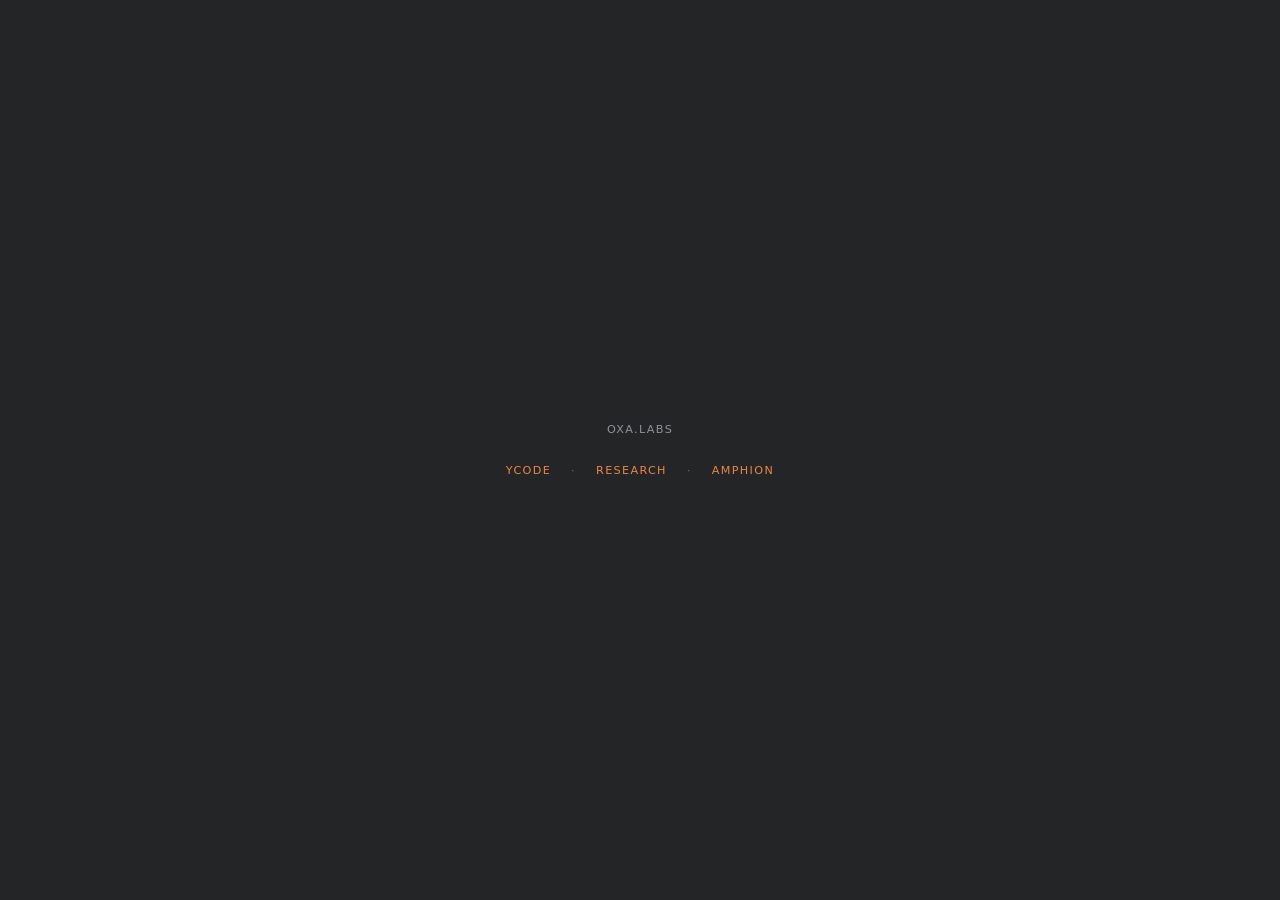
<file: index.html>
<!DOCTYPE html>
<html lang="en">
<head>
  <meta charset="utf-8">
  <meta name="viewport" content="width=device-width, initial-scale=1">
  <title>OxaLabs</title>
  <link rel="icon" href="./favicon.ico">
  <style>
    body {
      margin: 0;
      min-height: 100vh;
      display: flex;
      align-items: center;
      justify-content: center;
      background: #232527;
      color: #e8e6e0;
      font-family: Montserrat, ui-sans-serif, system-ui, sans-serif;
      letter-spacing: 0.12em;
      text-transform: uppercase;
      font-size: 0.7rem;
    }
    .wrap { text-align: center; }
    .brand {
      margin: 0 0 1.75rem;
      font-size: 0.7rem;
      color: #8f9296;
    }
    nav {
      display: flex;
      align-items: center;
      justify-content: center;
      gap: 1.25rem;
    }
    .sep { opacity: 0.35; }
    a { color: #ef8445; text-decoration: none; }
    a:hover { text-decoration: underline; }
  </style>
</head>
<body>
  <div class="wrap">
    <p class="brand">oxa.labs</p>
    <nav>
      <a href="./ycode/">ycode</a>
      <span class="sep">·</span>
      <a href="#">research</a>
      <span class="sep">·</span>
      <a href="#">amphion</a>
    </nav>
  </div>
</body>
</html>
</file>
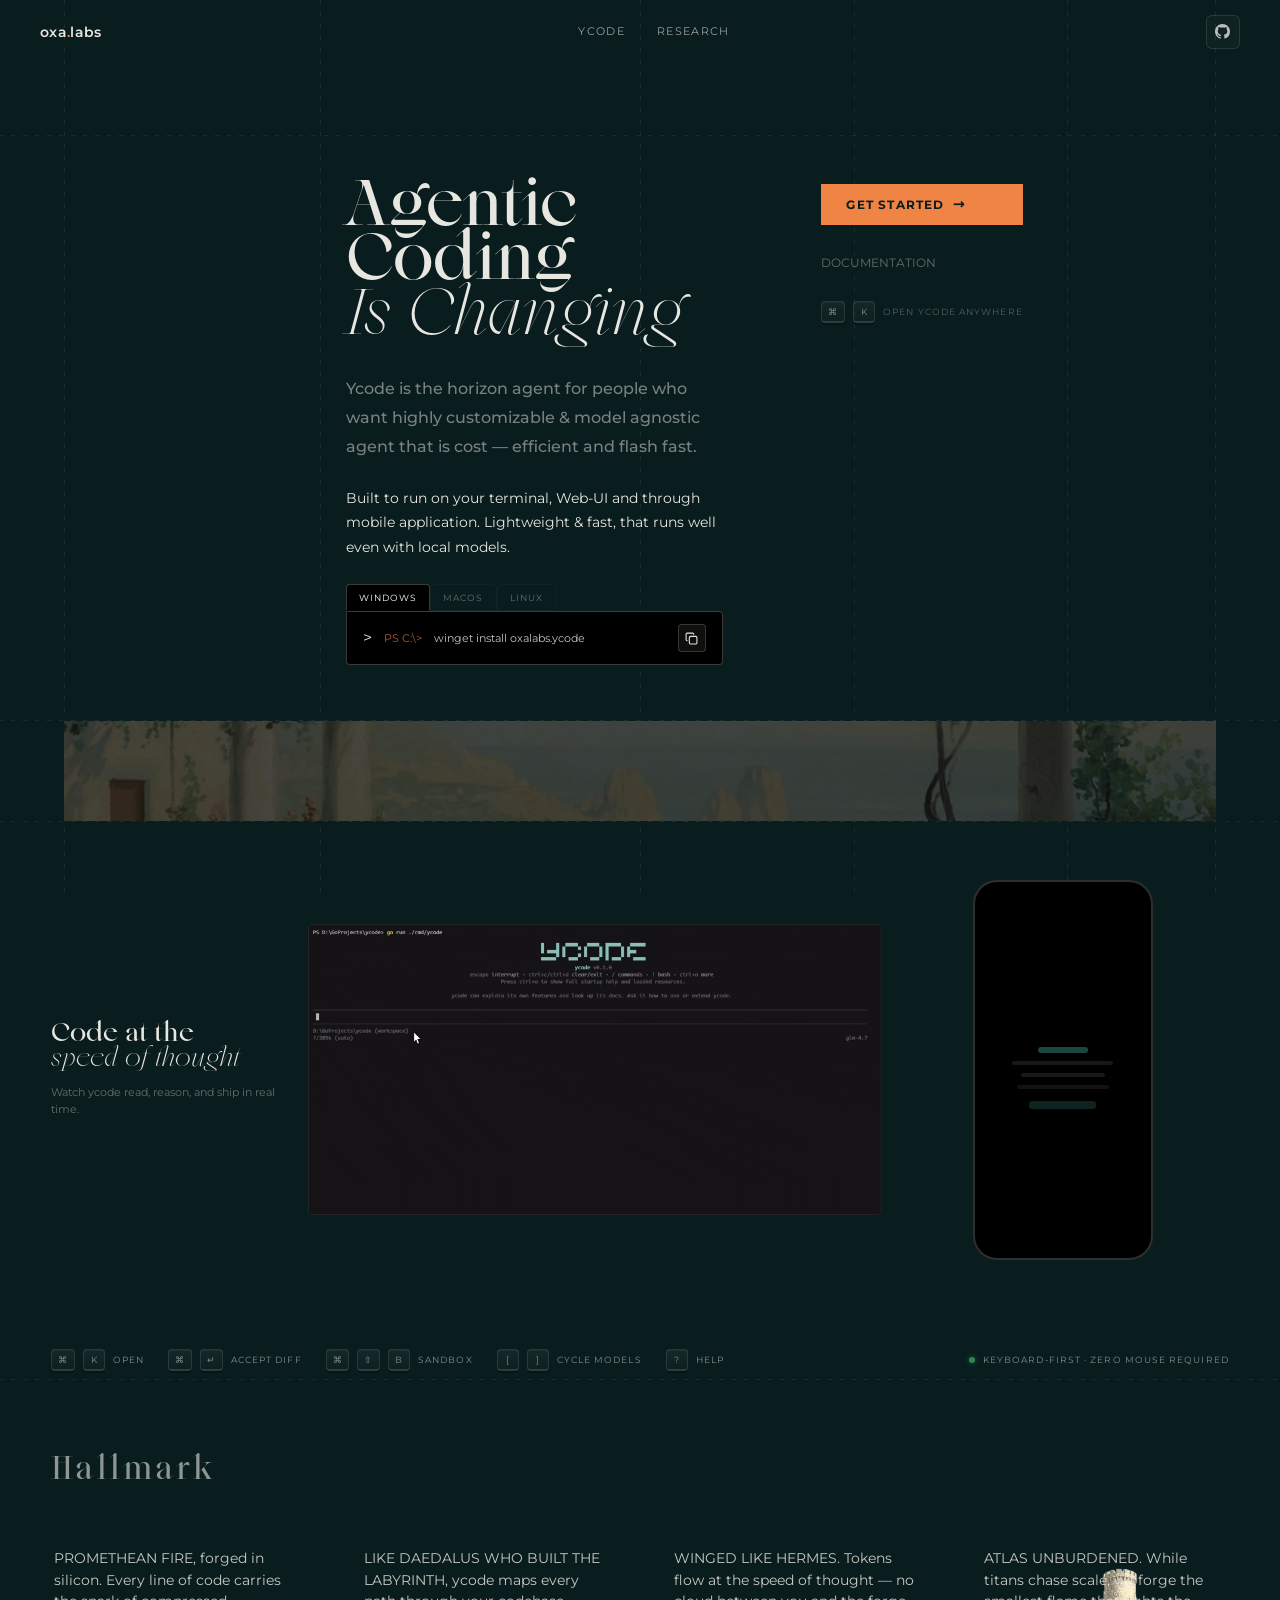
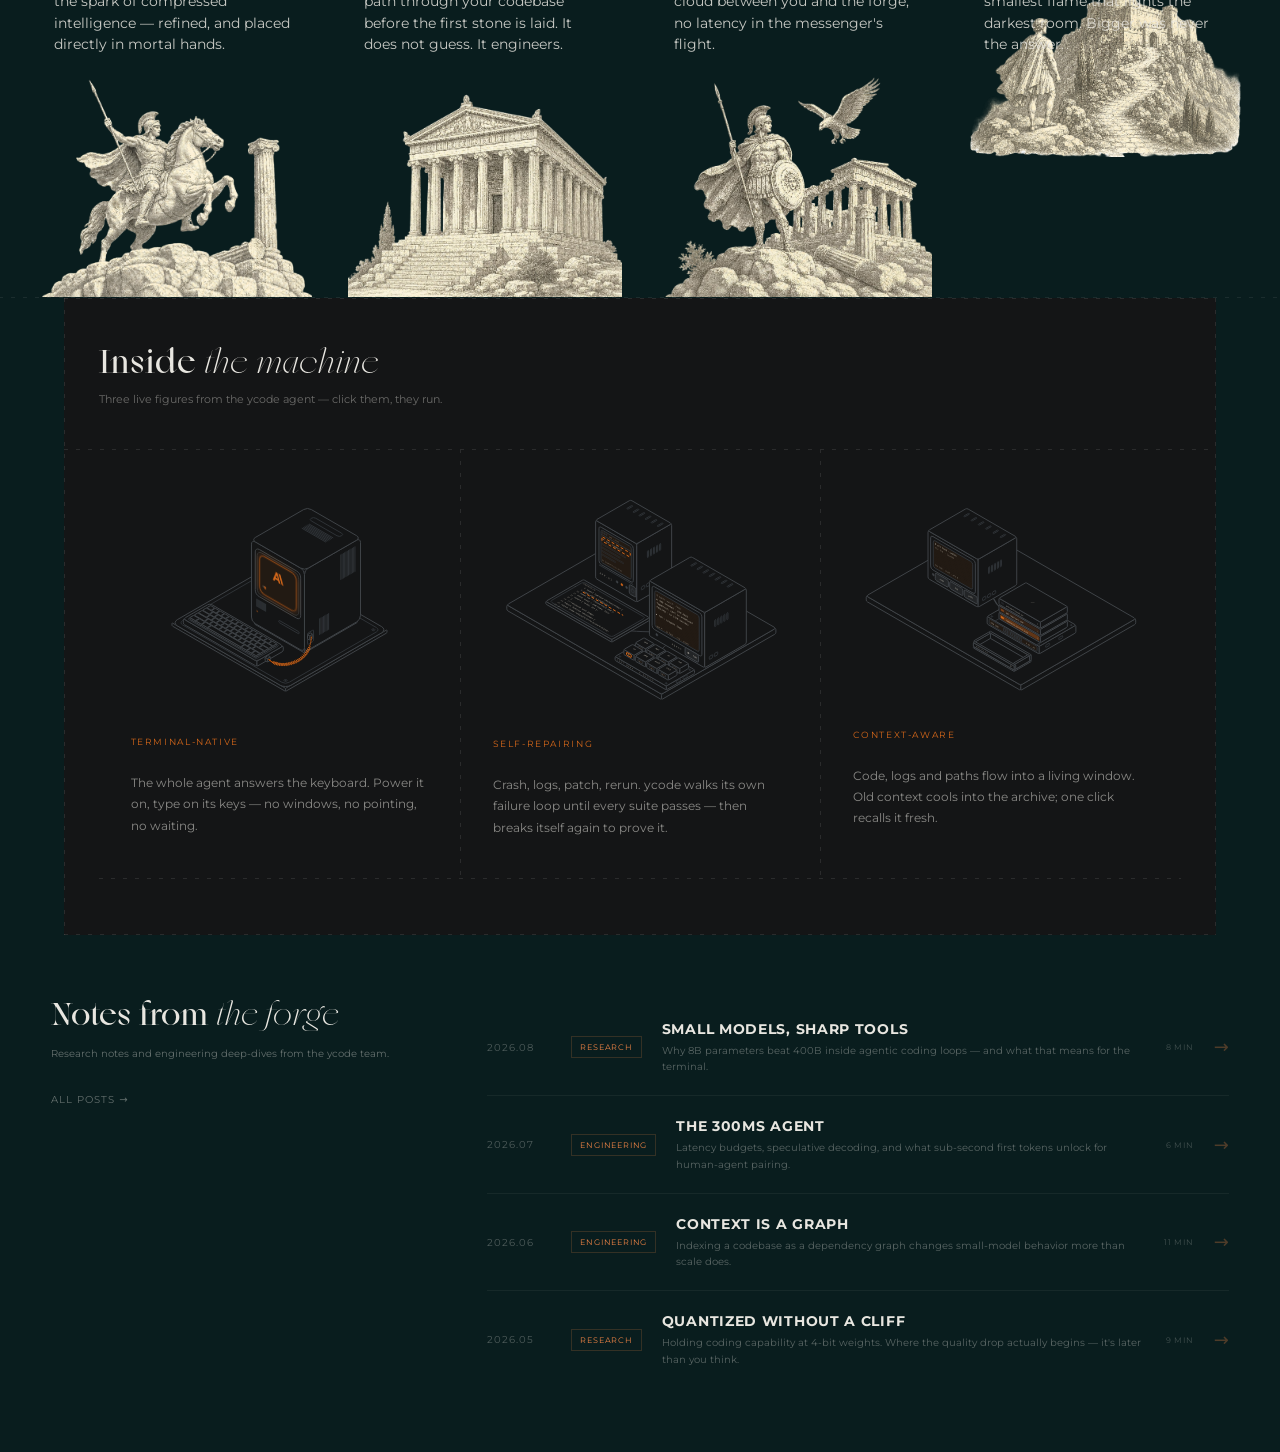
<file: ycode/index.html>
<!DOCTYPE html>
<html lang="en">
<head>
  <meta charset="utf-8">
  <meta name="viewport" content="width=device-width, initial-scale=1">
  <title>OxaLabs</title>
  <meta name="description" content="Applied AI Research.">
  <link rel="icon" href="./favicon.ico">
  <link rel="stylesheet" href="./css/style.css">
  <link rel="stylesheet" href="./css/figures.css">
</head>
<body>
  <main class="ycode-grid" style="min-height: 100vh; color: #e8e6e0;">

    <!-- ===== Nav (components/ycode-nav.tsx) ===== -->
    <nav id="ycode-nav" class="ycode-nav fixed top-0 left-0 right-0 z-50 flex items-center justify-between px-6 md:px-10 transition-all duration-300"
      style="height: 64px; border-bottom: 1px solid transparent; backdrop-filter: none; -webkit-backdrop-filter: none; background: transparent;">
      <!-- Logo -->
      <a href="./index.html" class="flex items-center gap-2.5 group transition-opacity hover:opacity-90">
        <span class="text-sm font-semibold tracking-wide" style="color: #e8e6e0; font-family: Montserrat, sans-serif;">oxa<span style="color: #ef8445; transition: opacity 0.25s ease;">.</span>labs</span>
      </a>
      <!-- Links -->
      <div class="flex items-center gap-6 md:gap-8">
        <a href="./index.html" class="nav-link transition-opacity hover:opacity-100"
          style="letter-spacing: 0.12em; color: #e8e6e0; opacity: 0.65; font-size: 0.7rem; text-transform: uppercase; font-family: Montserrat, sans-serif;">ycode</a>
        <a href="#" class="nav-link transition-opacity hover:opacity-100"
          style="letter-spacing: 0.12em; color: #e8e6e0; opacity: 0.65; font-size: 0.7rem; text-transform: uppercase; font-family: Montserrat, sans-serif;">Research</a>
      </div>
      <!-- GitHub -->
      <a href="https://github.com/oxalab" target="_blank" rel="noopener noreferrer" aria-label="OxaLabs on GitHub"
        class="flex items-center justify-center transition-all"
        style="width: 34px; height: 34px; border: 1px solid #e8e6e025; border-radius: 6px; background: #e8e6e008; color: #e8e6e0; opacity: 0.8;">
        <svg width="15" height="15" viewBox="0 0 16 16" fill="currentColor" aria-hidden="true">
          <path d="M8 0C3.58 0 0 3.58 0 8c0 3.54 2.29 6.53 5.47 7.59.4.07.55-.17.55-.38 0-.19-.01-.82-.01-1.49-2.01.37-2.53-.49-2.69-.94-.09-.23-.48-.94-.82-1.13-.28-.15-.68-.52-.01-.53.63-.01 1.08.58 1.23.82.72 1.21 1.87.87 2.33.66.07-.52.28-.87.51-1.07-1.78-.2-3.64-.89-3.64-3.95 0-.87.31-1.59.82-2.15-.08-.2-.36-1.02.08-2.12 0 0 .67-.21 2.2.82.64-.18 1.32-.27 2-.27s1.36.09 2 .27c1.53-1.04 2.2-.82 2.2-.82.44 1.1.16 1.92.08 2.12.51.56.82 1.27.82 2.15 0 3.07-1.87 3.75-3.65 3.95.29.25.54.73.54 1.48 0 1.07-.01 1.93-.01 2.2 0 .21.15.46.55.38A8.01 8.01 0 0 0 16 8c0-4.42-3.58-8-8-8Z" />
        </svg>
      </a>
    </nav>

    <!-- ===== Hero ===== -->
    <section class="relative min-h-[80vh] overflow-hidden mx-auto flex flex-col justify-center lg:justify-start lg:pt-[15vh]" style="width: 100vw;">
      <div class="divider-gray"></div>
      <div class="mt-10 px-[5%] lg:px-[27%] flex flex-col lg:flex-row lg:items-start gap-6 lg:gap-8">
        <!-- Heading + paragraph -->
        <div class="flex-1">
          <h1 class="mb-4" style='font-family: "Sagittaire Display", Georgia, serif; font-size: clamp(1rem, 6vw, 4rem); line-height: 0.85; color: #e8e6e0; margin: 0;'>
            <span class="hero-line" style="font-style: normal; font-weight: 400;">Agentic Coding</span>
            <br>
            <span class="hero-line hero-line-2" style="font-style: italic; font-weight: 200;">Is Changing</span>
          </h1>

          <p class="mt-[4vh] w-full lg:w-[85%]" style="font-size: 1rem; line-height: 1.8; color: #e8e6e0; opacity: 0.5; font-weight: 500;">
            Ycode is the horizon agent for people who want highly customizable &amp;
            model agnostic agent that is cost — efficient and flash fast.
          </p>
          <br>
          <p class="w-full lg:w-[85%]" style="font-size: 0.86rem; line-height: 1.8;">
            Built to run on your terminal, Web-UI and through mobile application.
            Lightweight &amp; fast, that runs well even with local models.
          </p>

          <!-- Install terminal -->
          <div class="mt-6 w-full lg:w-[85%]">
            <!-- OS tabs -->
            <div class="flex">
              <button type="button" data-os="windows" class="os-tab-btn text-[9px] uppercase px-3 py-1.5 transition-colors"
                style="font-family: Montserrat, sans-serif; letter-spacing: 0.12em; color: white; opacity: 1; background: #000; border: 1px solid #e8e6e040; border-bottom: 1px solid #000; border-radius: 4px 4px 0 0; cursor: pointer;">
                Windows
              </button>
              <button type="button" data-os="macos" class="os-tab-btn text-[9px] uppercase px-3 py-1.5 transition-colors"
                style="font-family: Montserrat, sans-serif; letter-spacing: 0.12em; color: #e8e6e0; opacity: 0.4; background: transparent; border: 1px solid #e8e6e015; border-bottom: 1px solid #e8e6e015; border-radius: 4px 4px 0 0; cursor: pointer;">
                macOS
              </button>
              <button type="button" data-os="linux" class="os-tab-btn text-[9px] uppercase px-3 py-1.5 transition-colors"
                style="font-family: Montserrat, sans-serif; letter-spacing: 0.12em; color: #e8e6e0; opacity: 0.4; background: transparent; border: 1px solid #e8e6e015; border-bottom: 1px solid #e8e6e015; border-radius: 4px 4px 0 0; cursor: pointer;">
                Linux
              </button>
            </div>
            <!-- Terminal line -->
            <div class="flex items-center gap-3 px-4 py-3" style="background: #000; border: 1px solid #e8e6e040; border-radius: 0 4px 4px 4px;">
              <span class="flex gap-1 shrink-0" style="color: #e8e6e0;">&gt;</span>
              <span id="install-prompt" class="text-[11px] shrink-0" style="color: #ef8445; opacity: 0.7; font-family: Montserrat, sans-serif;">PS C:\&gt;</span>
              <span id="install-cmd" class="install-cmd text-[11px] flex-1 min-w-0 truncate" style="color: #e8e6e0; opacity: 0.85; font-family: Montserrat, sans-serif;">winget install oxalabs.ycode</span>
              <button type="button" id="copy-btn" class="copy-btn shrink-0" aria-label="Copy install command"
                style="width: 28px; height: 28px; display: inline-flex; align-items: center; justify-content: center; color: #e8e6e0; background: #e8e6e010; border: 1px solid #e8e6e030; border-radius: 4px; cursor: pointer;">
                <svg id="copy-icon-copy" xmlns="http://www.w3.org/2000/svg" width="13" height="13" viewBox="0 0 24 24" fill="none" stroke="currentColor" stroke-width="2" stroke-linecap="round" stroke-linejoin="round"><rect width="14" height="14" x="8" y="8" rx="2" ry="2"/><path d="M4 16c-1.1 0-2-.9-2-2V4c0-1.1.9-2 2-2h10c1.1 0 2 .9 2 2"/></svg>
                <svg id="copy-icon-check" xmlns="http://www.w3.org/2000/svg" width="14" height="14" viewBox="0 0 24 24" fill="none" stroke="currentColor" stroke-width="2.5" stroke-linecap="round" stroke-linejoin="round" style="display: none;"><path d="M20 6 9 17l-5-5"/></svg>
              </button>
            </div>
          </div>
        </div>

        <!-- CTAs — beside the text block -->
        <div class="flex flex-col gap-5 shrink-0 mt-2 lg:mr-[-15%]">
          <a href="#features" class="btn-scan text-xs uppercase transition-all hover:brightness-130 inline-flex items-center gap-2"
            style="font-weight: 700; letter-spacing: 0.1em; background: #ef8445; color: #091d1e; padding: 10px 24px; border: 1px solid #ef8445;">
            Get Started
            <span style="font-size: 1.2em;">→</span>
          </a>
          <a href="#" class="nav-link text-xs uppercase transition-opacity hover:opacity-100" style="color: #e8e6e0; opacity: 0.4; padding: 10px 0;">
            Documentation
          </a>
          <div class="keymap-item">
            <kbd class="keycap">⌘</kbd>
            <kbd class="keycap">K</kbd>
            <span class="keymap-label" style="color: #e8e6e0; opacity: 0.6;">open ycode anywhere</span>
          </div>
        </div>
      </div>
    </section>

    <div class="divider-gray"></div>
    <!-- Poster -->
    <div class="poster mx-[5%] relative overflow-hidden group"
      style="background-image: url('./horizontal_poster.jpg'); background-size: cover; background-position: center; min-height: 100px;">
      <div class="absolute inset-0" style="background: rgba(9,29,30,0.4); transition: opacity 0.5s ease;"></div>
    </div>
    <div class="divider-gray"></div>

    <!-- ===== Demo ===== -->
    <section class="relative mx-auto overflow-hidden" style="width: 100%; max-width: 1400px; min-height: 60vh;">
      <div class="flex flex-col md:flex-row md:items-stretch px-[4%] gap-6 md:gap-4" style="min-height: 55vh;">
        <!-- Section 1 — Heading + text (20%) -->
        <div class="w-full md:w-[21%] flex flex-col justify-center pr-0 md:pr-2">
          <h3 style='font-family: "Sagittaire Display", Georgia, serif; font-size: clamp(1.2rem, 2vw, 2rem); line-height: 1; color: #e8e6e0; margin: 0; margin-bottom: 0.8rem;'>
            <span style="font-style: normal; font-weight: 400;">Code at the</span>
            <br>
            <span style="font-style: italic; font-weight: 200;">speed of thought</span>
          </h3>
          <p style="font-size: 0.7rem; line-height: 1.6; color: #e8e6e0; opacity: 0.4; font-family: Montserrat, sans-serif;">
            Watch ycode read, reason, and ship in real time.
          </p>
        </div>

        <!-- Section 2 — Demo GIF (50%) -->
        <div class="w-full md:w-[50%] relative flex items-center justify-center">
          <div class="relative w-full" style="border: 0px solid rgba(232,230,224,0.15); border-radius: 6px; overflow: hidden;">
            <img src="./gif/demo.gif" alt="ycode demo" class="w-full h-full object-cover">
          </div>
        </div>

        <!-- Section 3 — Dummy iPhone screen (30%) -->
        <div class="w-full md:w-[29%] flex items-center justify-center">
          <div class="relative" style="width: 100%; max-width: 180px; aspect-ratio: 9 / 19; background: #000; border-radius: 24px; border: 2px solid rgba(232,230,224,0.2); padding: 8px 4px; overflow: hidden;">
            <!-- Notch -->
            <div class="absolute top-1.5 left-1/2 -translate-x-1/2" style="width: 40%; height: 14px; background: #000; border-radius: 0 0 10px 10px; z-index: 2;"></div>
            <!-- Screen content — dummy -->
            <div class="h-full w-full flex flex-col items-center justify-center gap-2 pt-4">
              <div style="width: 30%; height: 6px; background: rgba(94,234,212,0.3); border-radius: 3px;"></div>
              <div style="width: 60%; height: 4px; background: rgba(232,230,224,0.1); border-radius: 2px;"></div>
              <div style="width: 50%; height: 4px; background: rgba(232,230,224,0.1); border-radius: 2px;"></div>
              <div style="width: 55%; height: 4px; background: rgba(232,230,224,0.08); border-radius: 2px;"></div>
              <div style="width: 40%; height: 8px; background: rgba(94,234,212,0.15); border-radius: 3px; margin-top: 4px;"></div>
            </div>
          </div>
        </div>
      </div>

      <!-- Keymap strip — terminal-native cue -->
      <div class="flex flex-wrap items-center gap-x-6 gap-y-3 px-[4%] pt-8 pb-2">
        <span class="keymap-item">
          <kbd class="keycap">⌘</kbd><kbd class="keycap">K</kbd>
          <span class="keymap-label" style="color: #e8e6e0;">open</span>
        </span>
        <span class="keymap-item">
          <kbd class="keycap">⌘</kbd><kbd class="keycap">↵</kbd>
          <span class="keymap-label" style="color: #e8e6e0;">accept diff</span>
        </span>
        <span class="keymap-item">
          <kbd class="keycap">⌘</kbd><kbd class="keycap">⇧</kbd><kbd class="keycap">B</kbd>
          <span class="keymap-label" style="color: #e8e6e0;">sandbox</span>
        </span>
        <span class="keymap-item">
          <kbd class="keycap">[</kbd><kbd class="keycap">]</kbd>
          <span class="keymap-label" style="color: #e8e6e0;">cycle models</span>
        </span>
        <span class="keymap-item">
          <kbd class="keycap">?</kbd>
          <span class="keymap-label" style="color: #e8e6e0;">help</span>
        </span>
        <span class="keymap-item ml-auto hidden lg:inline-flex">
          <span style="width: 6px; height: 6px; background: #4ade80; border-radius: 50%; box-shadow: 0 0 6px rgba(74,222,128,0.6);"></span>
          <span class="keymap-label" style="color: #e8e6e0;">keyboard-first · zero mouse required</span>
        </span>
      </div>
    </section>

    <div class="divider-gray"></div>

    <!-- ===== Features ===== -->
    <section id="features" class="relative mx-auto overflow-hidden pt-16" style="width: 100%; max-width: 1400px;">
      <span class="block px-[4%] mb-10" style="color: #e8e6e0; opacity: 0.6; letter-spacing: 0.2em;">
        <h1 style='font-family: "Sagittaire Display", Georgia, serif; font-size: clamp(2rem, 2vw, 3rem);'>Hallmark</h1>
      </span>

      <div class="grid grid-cols-1 sm:grid-cols-2 lg:grid-cols-4 gap-4 md:gap-9 px-[3%] justify-items-center">
        <!-- Card 1 -->
        <div class="relative w-full" style="aspect-ratio: 3 / 4; max-width: 300px;">
          <div class="absolute top-0 left-0 right-0 p-4 z-10" style="height: 45%;">
            <p style="font-size: 0.9rem; line-height: 1.5; color: #e8e6e0; opacity: 0.85; font-family: Montserrat, sans-serif; font-weight: 400;">
              PROMETHEAN FIRE, forged in silicon. Every line of code carries the spark of compressed intelligence — refined, and placed directly in mortal hands.
            </p>
          </div>
          <img src="./illustration2.png" alt="" class="absolute bottom-0 left-0 w-full pointer-events-none" style="object-fit: contain;">
        </div>
        <!-- Card 2 -->
        <div class="relative w-full" style="aspect-ratio: 3 / 4; max-width: 300px;">
          <div class="absolute top-0 left-0 right-0 p-4 z-10" style="height: 45%;">
            <p style="font-size: 0.9rem; line-height: 1.5; color: #e8e6e0; opacity: 0.85; font-family: Montserrat, sans-serif; font-weight: 400;">
              LIKE DAEDALUS WHO BUILT THE LABYRINTH, ycode maps every path through your codebase before the first stone is laid. It does not guess. It engineers.
            </p>
          </div>
          <img src="./illustration3.png" alt="" class="absolute bottom-0 left-0 w-full pointer-events-none" style="object-fit: contain;">
        </div>
        <!-- Card 3 -->
        <div class="relative w-full" style="aspect-ratio: 3 / 4; max-width: 300px;">
          <div class="absolute top-0 left-0 right-0 p-4 z-10" style="height: 45%;">
            <p style="font-size: 0.9rem; line-height: 1.5; color: #e8e6e0; opacity: 0.85; font-family: Montserrat, sans-serif; font-weight: 400;">
              WINGED LIKE HERMES. Tokens flow at the speed of thought — no cloud between you and the forge, no latency in the messenger's flight.
            </p>
          </div>
          <img src="./illustration4.png" alt="" class="absolute bottom-0 left-0 w-full pointer-events-none" style="object-fit: contain;">
        </div>
        <!-- Card 4 -->
        <div class="relative w-full" style="aspect-ratio: 3 / 4; max-width: 300px;">
          <div class="absolute top-0 left-0 right-0 p-4 z-10" style="height: 45%;">
            <p style="font-size: 0.9rem; line-height: 1.5; color: #e8e6e0; opacity: 0.85; font-family: Montserrat, sans-serif; font-weight: 400;">
              ATLAS UNBURDENED. While titans chase scale, we forge the smallest flame that lights the darkest room. Bigger was never the answer.
            </p>
          </div>
          <img src="./illustration5.png" alt="" class="absolute bottom-[-5] left-0 w-full pointer-events-none" style="object-fit: contain;">
        </div>
      </div>
    </section>

    <div class="divider-gray"></div>

    <!-- ===== Agent figures (isometric: computer / repair loop / context stack) ===== -->
    <section id="agent-figures" class="relative overflow-hidden" style="width: 90%; margin: 0 auto;">
      <header class="af-head">
        <h1 style='font-family: "Sagittaire Display", Georgia, serif; font-size: clamp(2rem, 2vw, 3rem); line-height: 1; color: #e8e6e0; margin: 0; margin-bottom: 0.8rem;'>
          <span style="font-style: normal; font-weight: 400;">Inside</span>
          <span style="font-style: italic; font-weight: 200;">the machine</span>
        </h1>
        <p style="font-size: 0.7rem; line-height: 1.6; color: #e8e6e0; opacity: 0.4; font-family: Montserrat, sans-serif;">
          Three live figures from the ycode agent — click them, they run.
        </p>
      </header>
      <div class="af-rule"></div>
      <div class="af-grid-wrap">
      <div class="af-grid">
      <div class="af-fig af-card">
        <svg id="stage" role="img" tabindex="0" aria-label="Isometric desk computer with keyboard. Type on your keyboard or click its keys to write on the screen; click the computer to switch it on or off." data-fig="computer" viewBox="0 0 679.4 509.5" class="on"><defs><filter id="soft" x="-40%" y="-40%" width="180%" height="180%"><feGaussianBlur stdDeviation="0.15"/></filter><filter id="bloom" x="-80%" y="-80%" width="260%" height="260%"><feGaussianBlur stdDeviation="7"/></filter><filter id="glow" x="-60%" y="-60%" width="220%" height="220%"><feGaussianBlur stdDeviation="1.6"/></filter><clipPath id="computer-glass"><rect x="22" y="22" width="96" height="86" rx="12"></rect></clipPath></defs><g transform="matrix(0.8660254037844387 -0.49999999999999994 0 1 353.55136464916495 458.27121864146045)"><rect class="face" width="268" height="7" rx="1.75"></rect></g><g transform="matrix(0.8660254037844387 0.49999999999999994 0 1 93.74374351383332 308.27121864146045)"><rect class="face" width="300" height="7" rx="1.75"></rect></g><g transform="matrix(0.8660254037844387 0.49999999999999994 -0.8660254037844387 0.49999999999999994 325.8385517280629 174.2712186414605)"><rect class="face top" width="300" height="268" rx="14"></rect></g><g transform="matrix(0.8660254037844387 0.49999999999999994 -0.8660254037844387 0.49999999999999994 325.8385517280629 174.2712186414605)">
      <rect class="detail" x="9" y="9" width="282" height="250" rx="10"></rect>
      <circle class="face recess" cx="18" cy="18" r="3"></circle><line class="detail" x1="16.2" y1="18" x2="19.8" y2="18"></line><circle class="face recess" cx="282" cy="18" r="3"></circle><line class="detail" x1="280.2" y1="18" x2="283.8" y2="18"></line><circle class="face recess" cx="18" cy="250" r="3"></circle><line class="detail" x1="16.2" y1="250" x2="19.8" y2="250"></line><circle class="face recess" cx="282" cy="250" r="3"></circle><line class="detail" x1="280.2" y1="250" x2="283.8" y2="250"></line>
      <rect class="face recess" x="22" y="236" width="56" height="5" rx="2.5"></rect>
    </g><g id="cpu"><g transform="matrix(0.8660254037844387 -0.49999999999999994 0 1 396.85263483838685 371.27121864146045)"><rect class="face" width="140" height="6" rx="1.5"></rect></g><g transform="matrix(0.8660254037844387 0.49999999999999994 0 1 282.53728153884094 305.27121864146045)"><rect class="face" width="132" height="6" rx="1.5"></rect></g><g transform="matrix(0.8660254037844387 0.49999999999999994 -0.8660254037844387 0.49999999999999994 403.7808380686624 235.2712186414605)"><rect class="face top" width="132" height="140" rx="3"></rect></g><g transform="matrix(0.8660254037844387 -0.49999999999999994 0 1 396.85263483838685 188.27121864146048)"><rect class="face" width="148" height="187" rx="10"></rect></g><g transform="matrix(0.8660254037844387 0.49999999999999994 0 1 275.6090783085655 118.27121864146048)"><rect class="face" width="140" height="187" rx="10"></rect></g><g transform="matrix(0.8660254037844387 0.49999999999999994 -0.8660254037844387 0.49999999999999994 403.7808380686624 44.27121864146051)"><rect class="face top" width="140" height="148" rx="10"></rect></g><g transform="matrix(0.8660254037844387 0.49999999999999994 -0.8660254037844387 0.49999999999999994 403.7808380686624 44.27121864146051)"><rect class="face recess" x="30" y="14" width="80" height="12" rx="6"></rect><line class="detail" x1="40" y1="36" x2="104" y2="36"></line><line class="detail" x1="40" y1="39.2" x2="104" y2="39.2"></line><line class="detail" x1="40" y1="42.400000000000006" x2="104" y2="42.400000000000006"></line><line class="detail" x1="40" y1="45.60000000000001" x2="104" y2="45.60000000000001"></line><line class="detail" x1="40" y1="48.80000000000001" x2="104" y2="48.80000000000001"></line><line class="detail" x1="40" y1="52.000000000000014" x2="104" y2="52.000000000000014"></line><line class="detail" x1="40" y1="55.20000000000002" x2="104" y2="55.20000000000002"></line></g><g transform="matrix(0.8660254037844387 0.49999999999999994 0 1 275.6090783085655 118.27121864146048)">
      <rect class="face" x="10" y="12" width="120" height="108" rx="11"></rect>
      <rect class="face recess" x="15" y="17" width="110" height="98" rx="12"></rect>
      <rect class="halo hot" x="22" y="22" width="96" height="86" rx="12" filter="url(#bloom)"></rect>
      <rect class="face glass hot" filter="url(#soft)" x="22" y="22" width="96" height="86" rx="12"></rect>
      <g class="crt" clip-path="url(#computer-glass)"><g filter="url(#soft)">
        <g class="logo" transform="translate(56.5 42) scale(1.25)">
          <path fill-rule="evenodd" d="M0 17 L6.3 0 L9.9 0 L16.2 17 L12.6 17 L11.3 13.4 L4.9 13.4 L3.6 17 Z M6 10.4 L10.2 10.4 L8.1 4.5 Z"></path>
          <path d="M12.2 0 L15.8 0 L22.1 17 L18.5 17 Z"></path>
        </g>
        <text class="scr" id="computer-term" x="30" y="94" font-size="6">&gt; </text>
        <rect id="computer-cur" class="scr-accent blink" x="37.6" y="89" width="3.4" height="6"></rect>
      </g></g>
      <line class="detail" x1="14" y1="128" x2="14" y2="146"></line><line class="detail" x1="16.6" y1="128" x2="16.6" y2="146"></line><line class="detail" x1="19.200000000000003" y1="128" x2="19.200000000000003" y2="146"></line><line class="detail" x1="21.800000000000004" y1="128" x2="21.800000000000004" y2="146"></line><line class="detail" x1="24.400000000000006" y1="128" x2="24.400000000000006" y2="146"></line><line class="detail" x1="27.000000000000007" y1="128" x2="27.000000000000007" y2="146"></line><line class="detail" x1="29.60000000000001" y1="128" x2="29.60000000000001" y2="146"></line><line class="detail" x1="32.20000000000001" y1="128" x2="32.20000000000001" y2="146"></line><line class="detail" x1="34.80000000000001" y1="128" x2="34.80000000000001" y2="146"></line><line class="detail" x1="37.40000000000001" y1="128" x2="37.40000000000001" y2="146"></line>
      <circle class="led hot" filter="url(#soft)" cx="15" cy="156" r="1.4"></circle>
      <rect class="face recess" x="72" y="148" width="54" height="5" rx="2.5"></rect>
    </g><g transform="matrix(0.8660254037844387 -0.49999999999999994 0 1 396.85263483838685 188.27121864146048)"><line class="detail" x1="96" y1="12" x2="96" y2="70"></line><line class="detail" x1="99.4" y1="12" x2="99.4" y2="70"></line><line class="detail" x1="102.80000000000001" y1="12" x2="102.80000000000001" y2="70"></line><line class="detail" x1="106.20000000000002" y1="12" x2="106.20000000000002" y2="70"></line><line class="detail" x1="109.60000000000002" y1="12" x2="109.60000000000002" y2="70"></line><line class="detail" x1="113.00000000000003" y1="12" x2="113.00000000000003" y2="70"></line><line class="detail" x1="116.40000000000003" y1="12" x2="116.40000000000003" y2="70"></line><line class="detail" x1="119.80000000000004" y1="12" x2="119.80000000000004" y2="70"></line><line class="detail" x1="123.20000000000005" y1="12" x2="123.20000000000005" y2="70"></line><line class="detail" x1="126.60000000000005" y1="12" x2="126.60000000000005" y2="70"></line><line class="detail" x1="130.00000000000006" y1="12" x2="130.00000000000006" y2="70"></line><line class="detail" x1="133.40000000000006" y1="12" x2="133.40000000000006" y2="70"></line><line class="detail" x1="40" y1="130" x2="40" y2="168"></line><line class="detail" x1="43.4" y1="130" x2="43.4" y2="168"></line><line class="detail" x1="46.8" y1="130" x2="46.8" y2="168"></line><line class="detail" x1="50.199999999999996" y1="130" x2="50.199999999999996" y2="168"></line><line class="detail" x1="53.599999999999994" y1="130" x2="53.599999999999994" y2="168"></line><line class="detail" x1="56.99999999999999" y1="130" x2="56.99999999999999" y2="168"></line><line class="detail" x1="60.39999999999999" y1="130" x2="60.39999999999999" y2="168"></line><line class="detail" x1="63.79999999999999" y1="130" x2="63.79999999999999" y2="168"></line><rect class="face recess" x="8" y="148" width="16" height="26" rx="2"></rect></g></g><g transform="matrix(0.8660254037844387 -0.49999999999999994 0 1 287.7334339615476 396.27121864146045)"><rect class="face" width="70" height="12" rx="3"></rect></g><g transform="matrix(0.8660254037844387 0.49999999999999994 0 1 119.72450562736648 299.27121864146045)"><rect class="face" width="194" height="12" rx="3"></rect></g><g transform="matrix(0.8660254037844387 0.49999999999999994 -0.8660254037844387 0.49999999999999994 180.3462838922772 264.2712186414605)"><rect class="face top" width="194" height="70" rx="6"></rect></g><g transform="matrix(0.8660254037844387 0.49999999999999994 -0.8660254037844387 0.49999999999999994 180.3462838922772 264.2712186414605)"><rect class="face recess" x="6" y="5" width="182" height="60" rx="3"></rect></g><g class="press key" data-key="`"><g transform="matrix(0.8660254037844387 -0.49999999999999994 0 1 183.26602668217902 279.5069329271748)"><rect class="face" width="9.899999999999999" height="4" rx="1"></rect></g><g transform="matrix(0.8660254037844387 0.49999999999999994 0 1 173.50468320238014 273.8712186414605)"><rect class="face" width="11.27142857142857" height="4" rx="1"></rect></g><g transform="matrix(0.8660254037844387 0.49999999999999994 -0.8660254037844387 0.49999999999999994 182.07833469984607 268.9212186414605)"><rect class="face top" width="11.27142857142857" height="9.899999999999999" rx="1.5"></rect></g></g><g class="press key" data-key="1"><g transform="matrix(0.8660254037844387 -0.49999999999999994 0 1 194.15320318689766 285.79264721288905)"><rect class="face" width="9.899999999999999" height="4" rx="1"></rect></g><g transform="matrix(0.8660254037844387 0.49999999999999994 0 1 184.39185970709877 280.1569329271748)"><rect class="face" width="11.27142857142857" height="4" rx="1"></rect></g><g transform="matrix(0.8660254037844387 0.49999999999999994 -0.8660254037844387 0.49999999999999994 192.9655112045647 275.20693292717476)"><rect class="face top" width="11.27142857142857" height="9.899999999999999" rx="1.5"></rect></g></g><g class="press key" data-key="2"><g transform="matrix(0.8660254037844387 -0.49999999999999994 0 1 205.0403796916163 292.07836149860333)"><rect class="face" width="9.899999999999999" height="4" rx="1"></rect></g><g transform="matrix(0.8660254037844387 0.49999999999999994 0 1 195.27903621181744 286.442647212889)"><rect class="face" width="11.27142857142857" height="4" rx="1"></rect></g><g transform="matrix(0.8660254037844387 0.49999999999999994 -0.8660254037844387 0.49999999999999994 203.85268770928337 281.4926472128891)"><rect class="face top" width="11.27142857142857" height="9.899999999999999" rx="1.5"></rect></g></g><g class="press key" data-key="3"><g transform="matrix(0.8660254037844387 -0.49999999999999994 0 1 215.927556196335 298.3640757843176)"><rect class="face" width="9.899999999999999" height="4" rx="1"></rect></g><g transform="matrix(0.8660254037844387 0.49999999999999994 0 1 206.16621271653608 292.72836149860336)"><rect class="face" width="11.27142857142857" height="4" rx="1"></rect></g><g transform="matrix(0.8660254037844387 0.49999999999999994 -0.8660254037844387 0.49999999999999994 214.73986421400207 287.7783614986033)"><rect class="face top" width="11.27142857142857" height="9.899999999999999" rx="1.5"></rect></g></g><g class="press key" data-key="4"><g transform="matrix(0.8660254037844387 -0.49999999999999994 0 1 226.81473270105363 304.64979007003194)"><rect class="face" width="9.899999999999999" height="4" rx="1"></rect></g><g transform="matrix(0.8660254037844387 0.49999999999999994 0 1 217.05338922125475 299.0140757843176)"><rect class="face" width="11.27142857142857" height="4" rx="1"></rect></g><g transform="matrix(0.8660254037844387 0.49999999999999994 -0.8660254037844387 0.49999999999999994 225.6270407187207 294.06407578431765)"><rect class="face top" width="11.27142857142857" height="9.899999999999999" rx="1.5"></rect></g></g><g class="press key" data-key="5"><g transform="matrix(0.8660254037844387 -0.49999999999999994 0 1 237.7019092057723 310.93550435574616)"><rect class="face" width="9.899999999999999" height="4" rx="1"></rect></g><g transform="matrix(0.8660254037844387 0.49999999999999994 0 1 227.94056572597339 305.2997900700319)"><rect class="face" width="11.27142857142857" height="4" rx="1"></rect></g><g transform="matrix(0.8660254037844387 0.49999999999999994 -0.8660254037844387 0.49999999999999994 236.51421722343935 300.3497900700319)"><rect class="face top" width="11.27142857142857" height="9.899999999999999" rx="1.5"></rect></g></g><g class="press key" data-key="6"><g transform="matrix(0.8660254037844387 -0.49999999999999994 0 1 248.58908571049096 317.2212186414605)"><rect class="face" width="9.899999999999999" height="4" rx="1"></rect></g><g transform="matrix(0.8660254037844387 0.49999999999999994 0 1 238.82774223069208 311.5855043557462)"><rect class="face" width="11.27142857142857" height="4" rx="1"></rect></g><g transform="matrix(0.8660254037844387 0.49999999999999994 -0.8660254037844387 0.49999999999999994 247.401393728158 306.6355043557462)"><rect class="face top" width="11.27142857142857" height="9.899999999999999" rx="1.5"></rect></g></g><g class="press key" data-key="7"><g transform="matrix(0.8660254037844387 -0.49999999999999994 0 1 259.4762622152096 323.5069329271748)"><rect class="face" width="9.899999999999999" height="4" rx="1"></rect></g><g transform="matrix(0.8660254037844387 0.49999999999999994 0 1 249.71491873541072 317.8712186414605)"><rect class="face" width="11.27142857142857" height="4" rx="1"></rect></g><g transform="matrix(0.8660254037844387 0.49999999999999994 -0.8660254037844387 0.49999999999999994 258.2885702328767 312.9212186414605)"><rect class="face top" width="11.27142857142857" height="9.899999999999999" rx="1.5"></rect></g></g><g class="press key" data-key="8"><g transform="matrix(0.8660254037844387 -0.49999999999999994 0 1 270.36343871992824 329.79264721288905)"><rect class="face" width="9.899999999999999" height="4" rx="1"></rect></g><g transform="matrix(0.8660254037844387 0.49999999999999994 0 1 260.60209524012936 324.1569329271748)"><rect class="face" width="11.27142857142857" height="4" rx="1"></rect></g><g transform="matrix(0.8660254037844387 0.49999999999999994 -0.8660254037844387 0.49999999999999994 269.1757467375953 319.20693292717476)"><rect class="face top" width="11.27142857142857" height="9.899999999999999" rx="1.5"></rect></g></g><g class="press key" data-key="9"><g transform="matrix(0.8660254037844387 -0.49999999999999994 0 1 281.25061522464694 336.0783614986034)"><rect class="face" width="9.899999999999999" height="4" rx="1"></rect></g><g transform="matrix(0.8660254037844387 0.49999999999999994 0 1 271.48927174484805 330.442647212889)"><rect class="face" width="11.27142857142857" height="4" rx="1"></rect></g><g transform="matrix(0.8660254037844387 0.49999999999999994 -0.8660254037844387 0.49999999999999994 280.062923242314 325.4926472128891)"><rect class="face top" width="11.27142857142857" height="9.899999999999999" rx="1.5"></rect></g></g><g class="press key" data-key="0"><g transform="matrix(0.8660254037844387 -0.49999999999999994 0 1 292.1377917293656 342.3640757843176)"><rect class="face" width="9.899999999999999" height="4" rx="1"></rect></g><g transform="matrix(0.8660254037844387 0.49999999999999994 0 1 282.3764482495667 336.72836149860336)"><rect class="face" width="11.27142857142857" height="4" rx="1"></rect></g><g transform="matrix(0.8660254037844387 0.49999999999999994 -0.8660254037844387 0.49999999999999994 290.95009974703265 331.7783614986033)"><rect class="face top" width="11.27142857142857" height="9.899999999999999" rx="1.5"></rect></g></g><g class="press key" data-key="-"><g transform="matrix(0.8660254037844387 -0.49999999999999994 0 1 303.02496823408427 348.64979007003194)"><rect class="face" width="9.899999999999999" height="4" rx="1"></rect></g><g transform="matrix(0.8660254037844387 0.49999999999999994 0 1 293.2636247542854 343.01407578431764)"><rect class="face" width="11.27142857142857" height="4" rx="1"></rect></g><g transform="matrix(0.8660254037844387 0.49999999999999994 -0.8660254037844387 0.49999999999999994 301.83727625175135 338.06407578431765)"><rect class="face top" width="11.27142857142857" height="9.899999999999999" rx="1.5"></rect></g></g><g class="press key" data-key="="><g transform="matrix(0.8660254037844387 -0.49999999999999994 0 1 313.9121447388029 354.9355043557462)"><rect class="face" width="9.899999999999999" height="4" rx="1"></rect></g><g transform="matrix(0.8660254037844387 0.49999999999999994 0 1 304.150801259004 349.2997900700319)"><rect class="face" width="11.27142857142857" height="4" rx="1"></rect></g><g transform="matrix(0.8660254037844387 0.49999999999999994 -0.8660254037844387 0.49999999999999994 312.72445275647 344.34979007003193)"><rect class="face top" width="11.27142857142857" height="9.899999999999999" rx="1.5"></rect></g></g><g class="press key" data-key="Backspace"><g transform="matrix(0.8660254037844387 -0.49999999999999994 0 1 324.7993212435216 361.2212186414605)"><rect class="face" width="9.899999999999999" height="4" rx="1"></rect></g><g transform="matrix(0.8660254037844387 0.49999999999999994 0 1 315.0379777637227 355.58550435574625)"><rect class="face" width="11.27142857142857" height="4" rx="1"></rect></g><g transform="matrix(0.8660254037844387 0.49999999999999994 -0.8660254037844387 0.49999999999999994 323.6116292611887 350.6355043557462)"><rect class="face top" width="11.27142857142857" height="9.899999999999999" rx="1.5"></rect></g></g><g class="press key" data-key="Tab"><g transform="matrix(0.8660254037844387 -0.49999999999999994 0 1 179.01013041215262 288.2497900700319)"><rect class="face" width="9.899999999999999" height="4" rx="1"></rect></g><g transform="matrix(0.8660254037844387 0.49999999999999994 0 1 163.80519867999442 279.4712186414605)"><rect class="face" width="17.557142857142857" height="4" rx="1"></rect></g><g transform="matrix(0.8660254037844387 0.49999999999999994 -0.8660254037844387 0.49999999999999994 172.37885017746038 274.5212186414605)"><rect class="face top" width="17.557142857142857" height="9.899999999999999" rx="1.5"></rect></g></g><g class="press key" data-key="q"><g transform="matrix(0.8660254037844387 -0.49999999999999994 0 1 189.8973069168713 294.5355043557462)"><rect class="face" width="9.899999999999999" height="4" rx="1"></rect></g><g transform="matrix(0.8660254037844387 0.49999999999999994 0 1 180.1359634370724 288.89979007003194)"><rect class="face" width="11.27142857142857" height="4" rx="1"></rect></g><g transform="matrix(0.8660254037844387 0.49999999999999994 -0.8660254037844387 0.49999999999999994 188.70961493453837 283.9497900700319)"><rect class="face top" width="11.27142857142857" height="9.899999999999999" rx="1.5"></rect></g></g><g class="press key" data-key="w"><g transform="matrix(0.8660254037844387 -0.49999999999999994 0 1 200.78448342158993 300.8212186414605)"><rect class="face" width="9.899999999999999" height="4" rx="1"></rect></g><g transform="matrix(0.8660254037844387 0.49999999999999994 0 1 191.02313994179104 295.18550435574616)"><rect class="face" width="11.27142857142857" height="4" rx="1"></rect></g><g transform="matrix(0.8660254037844387 0.49999999999999994 -0.8660254037844387 0.49999999999999994 199.596791439257 290.23550435574623)"><rect class="face top" width="11.27142857142857" height="9.899999999999999" rx="1.5"></rect></g></g><g class="press key" data-key="e"><g transform="matrix(0.8660254037844387 -0.49999999999999994 0 1 211.67165992630862 307.10693292717474)"><rect class="face" width="9.899999999999999" height="4" rx="1"></rect></g><g transform="matrix(0.8660254037844387 0.49999999999999994 0 1 201.91031644650974 301.4712186414605)"><rect class="face" width="11.27142857142857" height="4" rx="1"></rect></g><g transform="matrix(0.8660254037844387 0.49999999999999994 -0.8660254037844387 0.49999999999999994 210.48396794397567 296.52121864146045)"><rect class="face top" width="11.27142857142857" height="9.899999999999999" rx="1.5"></rect></g></g><g class="press key" data-key="r"><g transform="matrix(0.8660254037844387 -0.49999999999999994 0 1 222.55883643102726 313.3926472128891)"><rect class="face" width="9.899999999999999" height="4" rx="1"></rect></g><g transform="matrix(0.8660254037844387 0.49999999999999994 0 1 212.79749295122838 307.7569329271748)"><rect class="face" width="11.27142857142857" height="4" rx="1"></rect></g><g transform="matrix(0.8660254037844387 0.49999999999999994 -0.8660254037844387 0.49999999999999994 221.37114444869434 302.8069329271748)"><rect class="face top" width="11.27142857142857" height="9.899999999999999" rx="1.5"></rect></g></g><g class="press key" data-key="t"><g transform="matrix(0.8660254037844387 -0.49999999999999994 0 1 233.44601293574593 319.6783614986033)"><rect class="face" width="9.899999999999999" height="4" rx="1"></rect></g><g transform="matrix(0.8660254037844387 0.49999999999999994 0 1 223.68466945594702 314.04264721288905)"><rect class="face" width="11.27142857142857" height="4" rx="1"></rect></g><g transform="matrix(0.8660254037844387 0.49999999999999994 -0.8660254037844387 0.49999999999999994 232.25832095341298 309.092647212889)"><rect class="face top" width="11.27142857142857" height="9.899999999999999" rx="1.5"></rect></g></g><g class="press key" data-key="y"><g transform="matrix(0.8660254037844387 -0.49999999999999994 0 1 244.3331894404646 325.96407578431763)"><rect class="face" width="9.899999999999999" height="4" rx="1"></rect></g><g transform="matrix(0.8660254037844387 0.49999999999999994 0 1 234.5718459606657 320.32836149860333)"><rect class="face" width="11.27142857142857" height="4" rx="1"></rect></g><g transform="matrix(0.8660254037844387 0.49999999999999994 -0.8660254037844387 0.49999999999999994 243.14549745813164 315.37836149860334)"><rect class="face top" width="11.27142857142857" height="9.899999999999999" rx="1.5"></rect></g></g><g class="press key" data-key="u"><g transform="matrix(0.8660254037844387 -0.49999999999999994 0 1 255.22036594518323 332.2497900700319)"><rect class="face" width="9.899999999999999" height="4" rx="1"></rect></g><g transform="matrix(0.8660254037844387 0.49999999999999994 0 1 245.45902246538435 326.6140757843176)"><rect class="face" width="11.27142857142857" height="4" rx="1"></rect></g><g transform="matrix(0.8660254037844387 0.49999999999999994 -0.8660254037844387 0.49999999999999994 254.0326739628503 321.6640757843176)"><rect class="face top" width="11.27142857142857" height="9.899999999999999" rx="1.5"></rect></g></g><g class="press key" data-key="i"><g transform="matrix(0.8660254037844387 -0.49999999999999994 0 1 266.1075424499019 338.5355043557462)"><rect class="face" width="9.899999999999999" height="4" rx="1"></rect></g><g transform="matrix(0.8660254037844387 0.49999999999999994 0 1 256.34619897010305 332.89979007003194)"><rect class="face" width="11.27142857142857" height="4" rx="1"></rect></g><g transform="matrix(0.8660254037844387 0.49999999999999994 -0.8660254037844387 0.49999999999999994 264.91985046756895 327.9497900700319)"><rect class="face top" width="11.27142857142857" height="9.899999999999999" rx="1.5"></rect></g></g><g class="press key" data-key="o"><g transform="matrix(0.8660254037844387 -0.49999999999999994 0 1 276.99471895462057 344.8212186414605)"><rect class="face" width="9.899999999999999" height="4" rx="1"></rect></g><g transform="matrix(0.8660254037844387 0.49999999999999994 0 1 267.2333754748217 339.18550435574616)"><rect class="face" width="11.27142857142857" height="4" rx="1"></rect></g><g transform="matrix(0.8660254037844387 0.49999999999999994 -0.8660254037844387 0.49999999999999994 275.80702697228764 334.23550435574623)"><rect class="face top" width="11.27142857142857" height="9.899999999999999" rx="1.5"></rect></g></g><g class="press key" data-key="p"><g transform="matrix(0.8660254037844387 -0.49999999999999994 0 1 287.88189545933926 351.10693292717474)"><rect class="face" width="9.899999999999999" height="4" rx="1"></rect></g><g transform="matrix(0.8660254037844387 0.49999999999999994 0 1 278.1205519795403 345.4712186414605)"><rect class="face" width="11.27142857142857" height="4" rx="1"></rect></g><g transform="matrix(0.8660254037844387 0.49999999999999994 -0.8660254037844387 0.49999999999999994 286.6942034770063 340.52121864146045)"><rect class="face top" width="11.27142857142857" height="9.899999999999999" rx="1.5"></rect></g></g><g class="press key" data-key="["><g transform="matrix(0.8660254037844387 -0.49999999999999994 0 1 298.7690719640579 357.3926472128891)"><rect class="face" width="9.899999999999999" height="4" rx="1"></rect></g><g transform="matrix(0.8660254037844387 0.49999999999999994 0 1 289.007728484259 351.75693292717483)"><rect class="face" width="11.27142857142857" height="4" rx="1"></rect></g><g transform="matrix(0.8660254037844387 0.49999999999999994 -0.8660254037844387 0.49999999999999994 297.581379981725 346.8069329271748)"><rect class="face top" width="11.27142857142857" height="9.899999999999999" rx="1.5"></rect></g></g><g class="press key" data-key="]"><g transform="matrix(0.8660254037844387 -0.49999999999999994 0 1 315.0998367211359 366.8212186414605)"><rect class="face" width="9.899999999999999" height="4" rx="1"></rect></g><g transform="matrix(0.8660254037844387 0.49999999999999994 0 1 299.8949049889777 358.04264721288905)"><rect class="face" width="17.557142857142857" height="4" rx="1"></rect></g><g transform="matrix(0.8660254037844387 0.49999999999999994 -0.8660254037844387 0.49999999999999994 308.4685564864436 353.0926472128891)"><rect class="face top" width="17.557142857142857" height="9.899999999999999" rx="1.5"></rect></g></g><g class="press key" data-key="CapsLock"><g transform="matrix(0.8660254037844387 -0.49999999999999994 0 1 172.03244001594655 295.4212186414605)"><rect class="face" width="9.899999999999999" height="4" rx="1"></rect></g><g transform="matrix(0.8660254037844387 0.49999999999999994 0 1 154.1057141576087 285.0712186414605)"><rect class="face" width="20.7" height="4" rx="1"></rect></g><g transform="matrix(0.8660254037844387 0.49999999999999994 -0.8660254037844387 0.49999999999999994 162.67936565507463 280.1212186414605)"><rect class="face top" width="20.7" height="9.899999999999999" rx="1.5"></rect></g></g><g class="press key" data-key="a"><g transform="matrix(0.8660254037844387 -0.49999999999999994 0 1 182.91961652066524 301.70693292717476)"><rect class="face" width="9.899999999999999" height="4" rx="1"></rect></g><g transform="matrix(0.8660254037844387 0.49999999999999994 0 1 173.15827304086633 296.0712186414605)"><rect class="face" width="11.27142857142857" height="4" rx="1"></rect></g><g transform="matrix(0.8660254037844387 0.49999999999999994 -0.8660254037844387 0.49999999999999994 181.7319245383323 291.1212186414605)"><rect class="face top" width="11.27142857142857" height="9.899999999999999" rx="1.5"></rect></g></g><g class="press key" data-key="s"><g transform="matrix(0.8660254037844387 -0.49999999999999994 0 1 193.80679302538388 307.9926472128891)"><rect class="face" width="9.899999999999999" height="4" rx="1"></rect></g><g transform="matrix(0.8660254037844387 0.49999999999999994 0 1 184.04544954558497 302.35693292717474)"><rect class="face" width="11.27142857142857" height="4" rx="1"></rect></g><g transform="matrix(0.8660254037844387 0.49999999999999994 -0.8660254037844387 0.49999999999999994 192.61910104305093 297.4069329271748)"><rect class="face top" width="11.27142857142857" height="9.899999999999999" rx="1.5"></rect></g></g><g class="press key" data-key="d"><g transform="matrix(0.8660254037844387 -0.49999999999999994 0 1 204.69396953010255 314.2783614986033)"><rect class="face" width="9.899999999999999" height="4" rx="1"></rect></g><g transform="matrix(0.8660254037844387 0.49999999999999994 0 1 194.93262605030367 308.6426472128891)"><rect class="face" width="11.27142857142857" height="4" rx="1"></rect></g><g transform="matrix(0.8660254037844387 0.49999999999999994 -0.8660254037844387 0.49999999999999994 203.5062775477696 303.692647212889)"><rect class="face top" width="11.27142857142857" height="9.899999999999999" rx="1.5"></rect></g></g><g class="press key" data-key="f"><g transform="matrix(0.8660254037844387 -0.49999999999999994 0 1 215.5811460348212 320.56407578431765)"><rect class="face" width="9.899999999999999" height="4" rx="1"></rect></g><g transform="matrix(0.8660254037844387 0.49999999999999994 0 1 205.8198025550223 314.92836149860335)"><rect class="face" width="11.27142857142857" height="4" rx="1"></rect></g><g transform="matrix(0.8660254037844387 0.49999999999999994 -0.8660254037844387 0.49999999999999994 214.39345405248827 309.97836149860336)"><rect class="face top" width="11.27142857142857" height="9.899999999999999" rx="1.5"></rect></g></g><g class="press key" data-key="g"><g transform="matrix(0.8660254037844387 -0.49999999999999994 0 1 226.46832253953986 326.8497900700319)"><rect class="face" width="9.899999999999999" height="4" rx="1"></rect></g><g transform="matrix(0.8660254037844387 0.49999999999999994 0 1 216.70697905974097 321.21407578431763)"><rect class="face" width="11.27142857142857" height="4" rx="1"></rect></g><g transform="matrix(0.8660254037844387 0.49999999999999994 -0.8660254037844387 0.49999999999999994 225.2806305572069 316.2640757843176)"><rect class="face top" width="11.27142857142857" height="9.899999999999999" rx="1.5"></rect></g></g><g class="press key" data-key="h"><g transform="matrix(0.8660254037844387 -0.49999999999999994 0 1 237.35549904425852 333.1355043557462)"><rect class="face" width="9.899999999999999" height="4" rx="1"></rect></g><g transform="matrix(0.8660254037844387 0.49999999999999994 0 1 227.59415556445964 327.4997900700319)"><rect class="face" width="11.27142857142857" height="4" rx="1"></rect></g><g transform="matrix(0.8660254037844387 0.49999999999999994 -0.8660254037844387 0.49999999999999994 236.16780706192557 322.5497900700319)"><rect class="face top" width="11.27142857142857" height="9.899999999999999" rx="1.5"></rect></g></g><g class="press key" data-key="j"><g transform="matrix(0.8660254037844387 -0.49999999999999994 0 1 248.24267554897716 339.4212186414605)"><rect class="face" width="9.899999999999999" height="4" rx="1"></rect></g><g transform="matrix(0.8660254037844387 0.49999999999999994 0 1 238.48133206917828 333.7855043557462)"><rect class="face" width="11.27142857142857" height="4" rx="1"></rect></g><g transform="matrix(0.8660254037844387 0.49999999999999994 -0.8660254037844387 0.49999999999999994 247.05498356664424 328.8355043557462)"><rect class="face top" width="11.27142857142857" height="9.899999999999999" rx="1.5"></rect></g></g><g class="press key" data-key="k"><g transform="matrix(0.8660254037844387 -0.49999999999999994 0 1 259.12985205369586 345.70693292717476)"><rect class="face" width="9.899999999999999" height="4" rx="1"></rect></g><g transform="matrix(0.8660254037844387 0.49999999999999994 0 1 249.36850857389695 340.0712186414605)"><rect class="face" width="11.27142857142857" height="4" rx="1"></rect></g><g transform="matrix(0.8660254037844387 0.49999999999999994 -0.8660254037844387 0.49999999999999994 257.9421600713629 335.1212186414605)"><rect class="face top" width="11.27142857142857" height="9.899999999999999" rx="1.5"></rect></g></g><g class="press key" data-key="l"><g transform="matrix(0.8660254037844387 -0.49999999999999994 0 1 270.0170285584145 351.9926472128891)"><rect class="face" width="9.899999999999999" height="4" rx="1"></rect></g><g transform="matrix(0.8660254037844387 0.49999999999999994 0 1 260.2556850786156 346.35693292717474)"><rect class="face" width="11.27142857142857" height="4" rx="1"></rect></g><g transform="matrix(0.8660254037844387 0.49999999999999994 -0.8660254037844387 0.49999999999999994 268.8293365760816 341.4069329271748)"><rect class="face top" width="11.27142857142857" height="9.899999999999999" rx="1.5"></rect></g></g><g class="press key" data-key=";"><g transform="matrix(0.8660254037844387 -0.49999999999999994 0 1 280.9042050631332 358.2783614986033)"><rect class="face" width="9.899999999999999" height="4" rx="1"></rect></g><g transform="matrix(0.8660254037844387 0.49999999999999994 0 1 271.1428615833343 352.6426472128891)"><rect class="face" width="11.27142857142857" height="4" rx="1"></rect></g><g transform="matrix(0.8660254037844387 0.49999999999999994 -0.8660254037844387 0.49999999999999994 279.7165130808002 347.692647212889)"><rect class="face top" width="11.27142857142857" height="9.899999999999999" rx="1.5"></rect></g></g><g class="press key" data-key="'"><g transform="matrix(0.8660254037844387 -0.49999999999999994 0 1 291.79138156785183 364.56407578431765)"><rect class="face" width="9.899999999999999" height="4" rx="1"></rect></g><g transform="matrix(0.8660254037844387 0.49999999999999994 0 1 282.03003808805295 358.9283614986034)"><rect class="face" width="11.27142857142857" height="4" rx="1"></rect></g><g transform="matrix(0.8660254037844387 0.49999999999999994 -0.8660254037844387 0.49999999999999994 290.6036895855189 353.97836149860336)"><rect class="face top" width="11.27142857142857" height="9.899999999999999" rx="1.5"></rect></g></g><g class="press key" data-key="Enter"><g transform="matrix(0.8660254037844387 -0.49999999999999994 0 1 305.40035219875017 372.42121864146054)"><rect class="face" width="9.899999999999999" height="4" rx="1"></rect></g><g transform="matrix(0.8660254037844387 0.49999999999999994 0 1 292.91721459277164 365.21407578431763)"><rect class="face" width="14.414285714285713" height="4" rx="1"></rect></g><g transform="matrix(0.8660254037844387 0.49999999999999994 -0.8660254037844387 0.49999999999999994 301.49086609023755 360.2640757843177)"><rect class="face top" width="14.414285714285713" height="9.899999999999999" rx="1.5"></rect></g></g><g class="press key" data-key="Shift"><g transform="matrix(0.8660254037844387 -0.49999999999999994 0 1 167.77654374592018 304.1640757843176)"><rect class="face" width="9.899999999999999" height="4" rx="1"></rect></g><g transform="matrix(0.8660254037844387 0.49999999999999994 0 1 144.40622963522299 290.6712186414605)"><rect class="face" width="26.985714285714284" height="4" rx="1"></rect></g><g transform="matrix(0.8660254037844387 0.49999999999999994 -0.8660254037844387 0.49999999999999994 152.97988113268894 285.7212186414605)"><rect class="face top" width="26.985714285714284" height="9.899999999999999" rx="1.5"></rect></g></g><g class="press key" data-key="z"><g transform="matrix(0.8660254037844387 -0.49999999999999994 0 1 178.66372025063885 310.4497900700319)"><rect class="face" width="9.899999999999999" height="4" rx="1"></rect></g><g transform="matrix(0.8660254037844387 0.49999999999999994 0 1 168.90237677083996 304.81407578431765)"><rect class="face" width="11.27142857142857" height="4" rx="1"></rect></g><g transform="matrix(0.8660254037844387 0.49999999999999994 -0.8660254037844387 0.49999999999999994 177.4760282683059 299.8640757843176)"><rect class="face top" width="11.27142857142857" height="9.899999999999999" rx="1.5"></rect></g></g><g class="press key" data-key="x"><g transform="matrix(0.8660254037844387 -0.49999999999999994 0 1 189.5508967553575 316.73550435574623)"><rect class="face" width="9.899999999999999" height="4" rx="1"></rect></g><g transform="matrix(0.8660254037844387 0.49999999999999994 0 1 179.78955327555863 311.0997900700319)"><rect class="face" width="11.27142857142857" height="4" rx="1"></rect></g><g transform="matrix(0.8660254037844387 0.49999999999999994 -0.8660254037844387 0.49999999999999994 188.36320477302456 306.14979007003194)"><rect class="face top" width="11.27142857142857" height="9.899999999999999" rx="1.5"></rect></g></g><g class="press key" data-key="c"><g transform="matrix(0.8660254037844387 -0.49999999999999994 0 1 200.43807326007618 323.02121864146045)"><rect class="face" width="9.899999999999999" height="4" rx="1"></rect></g><g transform="matrix(0.8660254037844387 0.49999999999999994 0 1 190.6767297802773 317.3855043557462)"><rect class="face" width="11.27142857142857" height="4" rx="1"></rect></g><g transform="matrix(0.8660254037844387 0.49999999999999994 -0.8660254037844387 0.49999999999999994 199.2503812777432 312.43550435574616)"><rect class="face top" width="11.27142857142857" height="9.899999999999999" rx="1.5"></rect></g></g><g class="press key" data-key="v"><g transform="matrix(0.8660254037844387 -0.49999999999999994 0 1 211.32524976479482 329.3069329271748)"><rect class="face" width="9.899999999999999" height="4" rx="1"></rect></g><g transform="matrix(0.8660254037844387 0.49999999999999994 0 1 201.56390628499594 323.6712186414605)"><rect class="face" width="11.27142857142857" height="4" rx="1"></rect></g><g transform="matrix(0.8660254037844387 0.49999999999999994 -0.8660254037844387 0.49999999999999994 210.1375577824619 318.7212186414605)"><rect class="face top" width="11.27142857142857" height="9.899999999999999" rx="1.5"></rect></g></g><g class="press key" data-key="b"><g transform="matrix(0.8660254037844387 -0.49999999999999994 0 1 222.2124262695135 335.59264721288906)"><rect class="face" width="9.899999999999999" height="4" rx="1"></rect></g><g transform="matrix(0.8660254037844387 0.49999999999999994 0 1 212.45108278971458 329.95693292717476)"><rect class="face" width="11.27142857142857" height="4" rx="1"></rect></g><g transform="matrix(0.8660254037844387 0.49999999999999994 -0.8660254037844387 0.49999999999999994 221.02473428718054 325.0069329271748)"><rect class="face top" width="11.27142857142857" height="9.899999999999999" rx="1.5"></rect></g></g><g class="press key" data-key="n"><g transform="matrix(0.8660254037844387 -0.49999999999999994 0 1 233.09960277423215 341.87836149860334)"><rect class="face" width="9.899999999999999" height="4" rx="1"></rect></g><g transform="matrix(0.8660254037844387 0.49999999999999994 0 1 223.33825929443327 336.2426472128891)"><rect class="face" width="11.27142857142857" height="4" rx="1"></rect></g><g transform="matrix(0.8660254037844387 0.49999999999999994 -0.8660254037844387 0.49999999999999994 231.9119107918992 331.29264721288905)"><rect class="face top" width="11.27142857142857" height="9.899999999999999" rx="1.5"></rect></g></g><g class="press key" data-key="m"><g transform="matrix(0.8660254037844387 -0.49999999999999994 0 1 243.9867792789508 348.1640757843177)"><rect class="face" width="9.899999999999999" height="4" rx="1"></rect></g><g transform="matrix(0.8660254037844387 0.49999999999999994 0 1 234.2254357991519 342.5283614986033)"><rect class="face" width="11.27142857142857" height="4" rx="1"></rect></g><g transform="matrix(0.8660254037844387 0.49999999999999994 -0.8660254037844387 0.49999999999999994 242.79908729661787 337.5783614986034)"><rect class="face top" width="11.27142857142857" height="9.899999999999999" rx="1.5"></rect></g></g><g class="press key" data-key=","><g transform="matrix(0.8660254037844387 -0.49999999999999994 0 1 254.8739557836695 354.4497900700319)"><rect class="face" width="9.899999999999999" height="4" rx="1"></rect></g><g transform="matrix(0.8660254037844387 0.49999999999999994 0 1 245.1126123038706 348.81407578431765)"><rect class="face" width="11.27142857142857" height="4" rx="1"></rect></g><g transform="matrix(0.8660254037844387 0.49999999999999994 -0.8660254037844387 0.49999999999999994 253.68626380133654 343.8640757843176)"><rect class="face top" width="11.27142857142857" height="9.899999999999999" rx="1.5"></rect></g></g><g class="press key" data-key="."><g transform="matrix(0.8660254037844387 -0.49999999999999994 0 1 265.7611322883881 360.73550435574623)"><rect class="face" width="9.899999999999999" height="4" rx="1"></rect></g><g transform="matrix(0.8660254037844387 0.49999999999999994 0 1 255.99978880858924 355.09979007003193)"><rect class="face" width="11.27142857142857" height="4" rx="1"></rect></g><g transform="matrix(0.8660254037844387 0.49999999999999994 -0.8660254037844387 0.49999999999999994 264.5734403060552 350.14979007003194)"><rect class="face top" width="11.27142857142857" height="9.899999999999999" rx="1.5"></rect></g></g><g class="press key" data-key="/"><g transform="matrix(0.8660254037844387 -0.49999999999999994 0 1 276.6483087931068 367.0212186414605)"><rect class="face" width="9.899999999999999" height="4" rx="1"></rect></g><g transform="matrix(0.8660254037844387 0.49999999999999994 0 1 266.88696531330794 361.3855043557462)"><rect class="face" width="11.27142857142857" height="4" rx="1"></rect></g><g transform="matrix(0.8660254037844387 0.49999999999999994 -0.8660254037844387 0.49999999999999994 275.4606168107739 356.4355043557462)"><rect class="face top" width="11.27142857142857" height="9.899999999999999" rx="1.5"></rect></g></g><g class="press key" data-key="ShiftRight"><g transform="matrix(0.8660254037844387 -0.49999999999999994 0 1 295.70086767636445 378.0212186414605)"><rect class="face" width="9.899999999999999" height="4" rx="1"></rect></g><g transform="matrix(0.8660254037844387 0.49999999999999994 0 1 277.7741418180266 367.67121864146054)"><rect class="face" width="20.7" height="4" rx="1"></rect></g><g transform="matrix(0.8660254037844387 0.49999999999999994 -0.8660254037844387 0.49999999999999994 286.34779331549254 362.7212186414605)"><rect class="face top" width="20.7" height="9.899999999999999" rx="1.5"></rect></g></g><g class="press key" data-key="Control"><g transform="matrix(0.8660254037844387 -0.49999999999999994 0 1 147.1898827188158 303.47836149860336)"><rect class="face" width="9.899999999999999" height="4" rx="1"></rect></g><g transform="matrix(0.8660254037844387 0.49999999999999994 0 1 134.70674511283727 296.27121864146045)"><rect class="face" width="14.414285714285713" height="4" rx="1"></rect></g><g transform="matrix(0.8660254037844387 0.49999999999999994 -0.8660254037844387 0.49999999999999994 143.2803966103032 291.3212186414605)"><rect class="face top" width="14.414285714285713" height="9.899999999999999" rx="1.5"></rect></g></g><g class="press key" data-key="Alt"><g transform="matrix(0.8660254037844387 -0.49999999999999994 0 1 160.7988533497141 311.3355043557462)"><rect class="face" width="9.899999999999999" height="4" rx="1"></rect></g><g transform="matrix(0.8660254037844387 0.49999999999999994 0 1 148.31571574373555 304.12836149860334)"><rect class="face" width="14.414285714285713" height="4" rx="1"></rect></g><g transform="matrix(0.8660254037844387 0.49999999999999994 -0.8660254037844387 0.49999999999999994 156.88936724120154 299.17836149860335)"><rect class="face top" width="14.414285714285713" height="9.899999999999999" rx="1.5"></rect></g></g><g class="press key" data-key="Meta"><g transform="matrix(0.8660254037844387 -0.49999999999999994 0 1 174.40782398061245 319.192647212889)"><rect class="face" width="9.899999999999999" height="4" rx="1"></rect></g><g transform="matrix(0.8660254037844387 0.49999999999999994 0 1 161.9246863746339 311.98550435574623)"><rect class="face" width="14.414285714285713" height="4" rx="1"></rect></g><g transform="matrix(0.8660254037844387 0.49999999999999994 -0.8660254037844387 0.49999999999999994 170.49833787209985 307.0355043557462)"><rect class="face top" width="14.414285714285713" height="9.899999999999999" rx="1.5"></rect></g></g><g class="press key" data-key=" "><g transform="matrix(0.8660254037844387 -0.49999999999999994 0 1 250.61805951364306 363.192647212889)"><rect class="face" width="9.899999999999999" height="4" rx="1"></rect></g><g transform="matrix(0.8660254037844387 0.49999999999999994 0 1 175.53365700553223 319.84264721288906)"><rect class="face" width="86.7" height="4" rx="1"></rect></g><g transform="matrix(0.8660254037844387 0.49999999999999994 -0.8660254037844387 0.49999999999999994 184.10730850299817 314.8926472128891)"><rect class="face top" width="86.7" height="9.899999999999999" rx="1.5"></rect></g></g><g class="press key" data-key="MetaRight"><g transform="matrix(0.8660254037844387 -0.49999999999999994 0 1 264.2270301445414 371.0497900700319)"><rect class="face" width="9.899999999999999" height="4" rx="1"></rect></g><g transform="matrix(0.8660254037844387 0.49999999999999994 0 1 251.74389253856282 363.84264721288906)"><rect class="face" width="14.414285714285713" height="4" rx="1"></rect></g><g transform="matrix(0.8660254037844387 0.49999999999999994 -0.8660254037844387 0.49999999999999994 260.3175440360288 358.8926472128891)"><rect class="face top" width="14.414285714285713" height="9.899999999999999" rx="1.5"></rect></g></g><g class="press key" data-key="AltRight"><g transform="matrix(0.8660254037844387 -0.49999999999999994 0 1 275.11420664926004 377.33550435574625)"><rect class="face" width="9.899999999999999" height="4" rx="1"></rect></g><g transform="matrix(0.8660254037844387 0.49999999999999994 0 1 265.35286316946116 371.6997900700319)"><rect class="face" width="11.27142857142857" height="4" rx="1"></rect></g><g transform="matrix(0.8660254037844387 0.49999999999999994 -0.8660254037844387 0.49999999999999994 273.9265146669271 366.74979007003196)"><rect class="face top" width="11.27142857142857" height="9.899999999999999" rx="1.5"></rect></g></g><g class="press key" data-key="ControlRight"><g transform="matrix(0.8660254037844387 -0.49999999999999994 0 1 286.00138315397874 383.6212186414605)"><rect class="face" width="9.899999999999999" height="4" rx="1"></rect></g><g transform="matrix(0.8660254037844387 0.49999999999999994 0 1 276.2400396741798 377.98550435574623)"><rect class="face" width="11.27142857142857" height="4" rx="1"></rect></g><g transform="matrix(0.8660254037844387 0.49999999999999994 -0.8660254037844387 0.49999999999999994 284.81369117164576 373.0355043557462)"><rect class="face top" width="11.27142857142857" height="9.899999999999999" rx="1.5"></rect></g></g><g transform="matrix(0.8660254037844387 -0.49999999999999994 0 1 311.9821452675119 390.27121864146045)"><rect class="face" width="8" height="8" rx="1.5"></rect></g><g transform="matrix(0.8660254037844387 0.49999999999999994 0 1 306.78599284480526 387.27121864146045)"><rect class="face" width="6" height="8" rx="1.5"></rect></g><g transform="matrix(0.8660254037844387 0.49999999999999994 -0.8660254037844387 0.49999999999999994 313.71419607508074 383.27121864146045)"><rect class="face top" width="6" height="8" rx="1.5"></rect></g><g transform="matrix(0.8660254037844387 -0.49999999999999994 0 1 408.976990491369 338.27121864146045)"><rect class="face" width="8" height="10" rx="1.5"></rect></g><g transform="matrix(0.8660254037844387 0.49999999999999994 0 1 403.7808380686624 335.27121864146045)"><rect class="face" width="6" height="10" rx="1.5"></rect></g><g transform="matrix(0.8660254037844387 0.49999999999999994 -0.8660254037844387 0.49999999999999994 410.7090412989379 331.27121864146045)"><rect class="face top" width="6" height="8" rx="1.5"></rect></g><path class="wire-under" d="M315.45 392.27L315.53 392.35L315.61 392.44L315.69 392.52L315.77 392.60L315.85 392.68L315.94 392.77L316.02 392.85L316.10 392.93L316.19 393.01L316.27 393.09L316.36 393.17L316.44 393.25L316.53 393.33L316.61 393.41L316.70 393.49L316.78 393.57L316.87 393.65L316.96 393.72L317.04 393.80L317.13 393.88L317.22 393.96L317.31 394.03L317.40 394.11L317.48 394.19L317.57 394.26L317.66 394.34L317.75 394.41L317.84 394.49L317.93 394.56L318.02 394.64L318.11 394.71L318.20 394.79L318.30 394.86L318.39 394.93L318.48 395.01L318.57 395.08L318.67 395.15L318.76 395.22L318.85 395.30L318.95 395.37L319.04 395.44L319.13 395.51L319.23 395.58L319.32 395.65L319.42 395.72L319.52 395.79L319.61 395.86L319.71 395.93L319.80 396.00L319.90 396.07L320.00 396.13L320.10 396.20L320.19 396.27L320.29 396.34L320.39 396.41L320.49 396.47L320.59 396.54L320.69 396.60L320.79 396.67L320.89 396.74L320.99 396.80L321.09 396.87L321.19 396.93L321.29 397.00L321.39 397.06L321.49 397.12L321.59 397.19L321.69 397.25L321.80 397.31L321.90 397.38L322.00 397.44L322.10 397.50L322.22 397.52L322.34 397.52L322.49 397.53L322.64 397.54L322.79 397.57L322.95 397.62L323.09 397.71L323.22 397.82L323.33 397.97L323.41 398.14L323.47 398.34L323.50 398.55L323.51 398.77L323.50 398.97L323.49 399.15L323.47 399.30L323.45 399.40L323.45 399.45L323.48 399.44L323.54 399.37L323.64 399.24L323.78 399.06L323.97 398.84L324.20 398.59L324.47 398.33L324.76 398.09L325.08 397.87L325.41 397.71L325.73 397.62L326.03 397.60L326.30 397.68L326.53 397.86L326.71 398.13L326.83 398.49L326.88 398.93L326.88 399.42L326.82 399.94L326.71 400.47L326.56 400.97L326.39 401.43L326.21 401.81L326.04 402.08L325.90 402.24L325.80 402.26L325.76 402.15L325.79 401.90L325.89 401.53L326.07 401.06L326.33 400.51L326.66 399.91L327.04 399.30L327.48 398.72L327.94 398.21L328.41 397.80L328.86 397.57L329.27 397.50L329.62 397.60L329.89 397.86L330.09 398.28L330.21 398.82L330.25 399.47L330.21 400.19L330.11 400.95L329.96 401.69L329.77 402.39L329.56 403.01L329.35 403.51L329.16 403.87L329.01 404.07L328.91 404.10L328.87 403.96L328.90 403.66L329.00 403.23L329.18 402.68L329.43 402.05L329.74 401.38L330.10 400.70L330.50 400.06L330.91 399.49L331.33 399.03L331.74 398.71L332.12 398.54L332.45 398.55L332.73 398.72L332.95 399.05L333.10 399.54L333.19 400.14L333.21 400.83L333.18 401.58L333.10 402.34L332.98 403.08L332.85 403.74L332.71 404.31L332.57 404.74L332.46 405.02L332.39 405.14L332.36 405.08L332.39 404.85L332.48 404.47L332.62 403.95L332.83 403.34L333.08 402.66L333.38 401.96L333.71 401.28L334.07 400.65L334.43 400.11L334.79 399.70L335.13 399.44L335.44 399.35L335.71 399.43L335.94 399.67L336.12 400.08L336.24 400.63L336.31 401.28L336.34 402.01L336.33 402.77L336.28 403.53L336.22 404.24L336.14 404.86L336.07 405.36L336.01 405.72L335.97 405.91L335.97 405.93L336.00 405.78L336.08 405.45L336.20 404.99L336.37 404.41L336.58 403.74L336.82 403.03L337.10 402.31L337.39 401.63L337.70 401.03L338.00 400.54L338.30 400.19L338.58 400.00L338.83 399.98L339.06 400.14L339.24 400.47L339.39 400.95L339.51 401.55L339.58 402.25L339.63 403.00L339.65 403.76L339.65 404.50L339.65 405.17L339.63 405.73L339.63 406.16L339.63 406.43L339.66 406.52L339.71 406.44L339.79 406.19L339.90 405.78L340.04 405.24L340.21 404.59L340.41 403.88L340.63 403.15L340.86 402.43L341.11 401.77L341.36 401.21L341.61 400.78L341.85 400.50L342.08 400.39L342.29 400.45L342.48 400.69L342.64 401.10L342.78 401.64L342.90 402.29L343.00 403.02L343.07 403.78L343.14 404.53L343.19 405.23L343.24 405.84L343.29 406.34L343.35 406.68L343.41 406.85L343.49 406.85L343.58 406.67L343.69 406.32L343.81 405.83L343.95 405.22L344.11 404.53L344.28 403.79L344.47 403.04L344.66 402.34L344.85 401.72L345.05 401.21L345.25 400.84L345.44 400.64L345.63 400.61L345.80 400.76L345.97 401.08L346.13 401.55L346.28 402.15L346.41 402.84L346.54 403.58L346.66 404.34L346.77 405.06L346.88 405.72L346.99 406.26L347.10 406.67L347.20 406.92L347.31 407.00L347.42 406.89L347.54 406.61L347.66 406.18L347.78 405.61L347.91 404.94L348.04 404.21L348.18 403.46L348.32 402.72L348.46 402.04L348.60 401.47L348.75 401.02L348.91 400.73L349.06 400.61L349.22 400.67L349.38 400.90L349.54 401.29L349.70 401.83L349.87 402.47L350.04 403.18L350.21 403.93L350.37 404.66L350.54 405.35L350.70 405.94L350.86 406.41L351.01 406.73L351.16 406.88L351.30 406.85L351.43 406.65L351.56 406.28L351.67 405.76L351.78 405.13L351.88 404.42L351.98 403.66L352.07 402.90L352.16 402.19L352.25 401.55L352.35 401.03L352.46 400.66L352.58 400.45L352.70 400.42L352.85 400.56L353.00 400.87L353.17 401.33L353.36 401.91L353.55 402.59L353.76 403.31L353.98 404.05L354.19 404.75L354.41 405.38L354.62 405.90L354.83 406.28L355.02 406.51L355.19 406.55L355.35 406.43L355.49 406.12L355.60 405.67L355.70 405.08L355.78 404.40L355.84 403.65L355.89 402.89L355.94 402.14L355.98 401.46L356.03 400.88L356.09 400.42L356.16 400.13L356.25 400.00L356.37 400.05L356.51 400.28L356.67 400.66L356.86 401.18L357.08 401.80L357.32 402.49L357.57 403.21L357.83 403.92L358.10 404.58L358.36 405.14L358.62 405.58L358.86 405.87L359.07 405.99L359.26 405.94L359.42 405.71L359.55 405.32L359.65 404.79L359.71 404.14L359.75 403.42L359.77 402.66L359.77 401.89L359.77 401.18L359.77 400.54L359.78 400.02L359.80 399.64L359.85 399.43L359.93 399.39L360.04 399.52L360.19 399.82L360.38 400.26L360.61 400.83L360.86 401.47L361.14 402.17L361.44 402.88L361.76 403.55L362.07 404.14L362.38 404.63L362.66 404.98L362.93 405.17L363.15 405.20L363.34 405.04L363.49 404.72L363.60 404.25L363.66 403.65L363.68 402.96L363.68 402.21L363.65 401.44L363.60 400.70L363.55 400.02L363.51 399.43L363.48 398.98L363.48 398.69L363.52 398.56L363.60 398.60L363.72 398.81L363.90 399.17L364.12 399.67L364.38 400.27L364.68 400.93L365.02 401.62L365.37 402.29L365.73 402.91L366.08 403.44L366.42 403.84L366.73 404.10L367.00 404.19L367.23 404.11L367.40 403.86L367.53 403.45L367.60 402.91L367.62 402.26L367.59 401.53L367.53 400.77L367.45 400.01L367.36 399.30L367.26 398.67L367.19 398.15L367.14 397.78L367.12 397.56L367.16 397.51L367.25 397.63L367.40 397.91L367.60 398.33L367.87 398.87L368.18 399.49L368.53 400.15L368.91 400.81L369.31 401.44L369.71 402.00L370.10 402.45L370.46 402.76L370.78 402.92L371.05 402.91L371.27 402.74L371.42 402.40L371.50 401.92L371.53 401.32L371.50 400.62L371.42 399.88L371.31 399.12L371.17 398.38L371.03 397.71L370.90 397.14L370.79 396.69L370.73 396.39L370.71 396.26L370.76 396.29L370.87 396.49L371.06 396.83L371.31 397.29L371.62 397.85L371.98 398.48L372.39 399.12L372.82 399.75L373.26 400.32L373.70 400.81L374.11 401.17L374.48 401.39L374.80 401.46L375.06 401.35L375.24 401.09L375.36 400.67L375.39 400.12L375.36 399.47L375.28 398.75L375.14 398.00L374.97 397.26L374.79 396.56L374.61 395.94L374.45 395.43L374.32 395.06L374.25 394.84L374.25 394.78L374.32 394.89L374.47 395.15L374.69 395.54L374.99 396.04L375.36 396.61L375.77 397.22L376.23 397.84L376.71 398.42L377.19 398.93L377.65 399.33L378.07 399.61L378.45 399.73L378.75 399.70L378.98 399.51L379.13 399.16L379.19 398.67L379.17 398.07L379.08 397.39L378.93 396.66L378.74 395.92L378.52 395.20L378.29 394.54L378.07 393.98L377.89 393.55L377.76 393.25L377.70 393.11L377.72 393.13L377.82 393.30L378.01 393.61L378.28 394.04L378.64 394.55L379.06 395.13L379.53 395.72L380.04 396.30L380.56 396.82L381.06 397.25L381.54 397.57L381.97 397.75L382.33 397.79L382.61 397.66L382.80 397.38L382.90 396.96L382.90 396.42L382.82 395.78L382.67 395.08L382.45 394.35L382.20 393.63L381.93 392.95L381.66 392.35L381.42 391.85L381.23 391.49L381.11 391.27L381.06 391.20L381.11 391.28L381.25 391.51L381.49 391.86L381.82 392.31L382.24 392.84L382.72 393.39L383.24 393.95L383.79 394.48L384.34 394.93L384.87 395.28L385.35 395.51L385.77 395.61L386.10 395.55L386.34 395.34L386.48 394.98L386.52 394.50L386.46 393.92L386.31 393.25L386.09 392.55L385.82 391.83L385.51 391.14L385.20 390.51L384.90 389.97L384.64 389.54L384.45 389.25L384.34 389.10L384.32 389.10L384.41 389.24L384.60 389.52L384.90 389.90L385.29 390.36L385.77 390.87L386.30 391.40L386.87 391.91L387.46 392.37L388.03 392.75L388.57 393.02L389.04 393.17L389.44 393.17L389.74 393.02L389.93 392.74L390.01 392.32L389.98 391.79L389.85 391.18L389.63 390.50L389.35 389.80L389.01 389.11L388.66 388.46L388.31 387.89L387.99 387.41L387.72 387.05L387.54 386.83L387.45 386.75L387.47 386.81L387.61 387.00L387.86 387.30L388.22 387.70L388.67 388.16L389.20 388.65L389.79 389.14L390.40 389.59L391.01 389.98L391.60 390.28L392.14 390.47L392.60 390.52L392.96 390.44L393.21 390.22L393.34 389.87L393.36 389.40L393.26 388.84L393.05 388.21L392.77 387.53L392.41 386.86L392.02 386.20L391.63 385.60L391.25 385.09L390.92 384.67L390.66 384.39L390.49 384.23L390.44 384.21L390.51 384.32L390.70 384.54L391.01 384.86L391.43 385.26L391.94 385.70L392.53 386.16L393.16 386.59L393.80 386.98L394.44 387.30L395.03 387.52L395.55 387.62L395.98 387.59L396.30 387.43L396.49 387.14L396.56 386.74L396.50 386.23L396.33 385.65L396.05 385.02L395.69 384.36L395.28 383.71L394.84 383.10L394.41 382.56L394.01 382.10L393.68 381.76L393.43 381.54L393.29 381.44L393.28 381.47L393.40 381.61L393.65 381.86L394.02 382.18L394.51 382.57L395.08 382.98L395.71 383.39L396.38 383.76L397.05 384.08L397.69 384.32L398.28 384.45L398.78 384.47L399.17 384.37L399.43 384.14L399.56 383.80L399.56 383.36L399.42 382.83L399.17 382.24L398.82 381.61L398.40 380.98L397.93 380.37L397.45 379.82L396.99 379.33L396.58 378.94L396.26 378.66L396.03 378.49L395.94 378.45L395.97 378.51L396.15 378.68L396.46 378.94L396.89 379.26L397.43 379.61L398.06 379.98L398.74 380.33L399.43 380.64L400.12 380.89L400.76 381.04L401.33 381.10L401.79 381.04L402.13 380.87L402.34 380.59L402.40 380.20L402.32 379.73L402.11 379.19L401.78 378.60L401.36 378.00L400.88 377.41L400.36 376.85L399.85 376.35L399.37 375.92L398.96 375.60L398.65 375.37L398.46 375.26L398.40 375.25L398.49 375.34L398.72 375.52L399.10 375.77L399.59 376.07L400.19 376.39L400.86 376.70L401.57 376.99L402.29 377.23L402.98 377.40L403.61 377.47L404.14 377.45L404.56 377.33L404.85 377.10L404.99 376.77L404.98 376.35L404.82 375.87L404.53 375.33L404.13 374.76L403.65 374.19L403.11 373.64L402.56 373.14L402.02 372.69L401.53 372.33L401.13 372.06L400.84 371.88L400.69 371.81L400.68 371.83L400.82 371.94L401.11 372.12L401.54 372.35L402.09 372.61L402.74 372.88L403.45 373.14L404.18 373.36L404.91 373.52L405.60 373.61L406.21 373.61L406.71 373.52L407.08 373.34L407.30 373.06L407.37 372.70L407.28 372.26L407.05 371.78L406.69 371.25L406.22 370.72L405.68 370.19L405.10 369.69L404.51 369.24L403.96 368.85L403.47 368.54L403.08 368.32L402.82 368.19L402.71 368.15L402.75 368.19L402.94 368.30L403.29 368.46L403.78 368.66L404.38 368.88L405.06 369.09L405.80 369.28L406.55 369.43L407.28 369.51L407.95 369.53L408.53 369.46L408.99 369.31L409.30 369.08L409.46 368.76L409.46 368.38L409.30 367.94L408.99 367.47L408.53 366.97L407.99 366.48L407.41 366.02L406.84 365.61L406.29 365.25L405.82 364.96L405.44 364.74L405.17 364.59L405.04 364.51L405.05 364.49L405.18 364.51L405.45 364.57L405.82 364.65L406.27 364.74L406.79 364.81L407.34 364.87L407.89 364.89L408.42 364.87L408.90 364.80L409.30 364.69L409.62 364.52L409.84 364.31L409.96 364.06L409.99 363.78L409.92 363.48L409.78 363.16L409.57 362.84L409.32 362.53L409.06 362.23L408.79 361.96L408.54 361.71L408.33 361.49L408.17 361.30L408.06 361.14L408.02 361.00L408.04 360.89L408.13 360.79L408.26 360.70L408.44 360.61L408.64 360.52L408.87 360.43L409.09 360.32L409.31 360.19L409.50 360.05L409.67 359.90L409.80 359.73L409.89 359.54L409.95 359.35L409.98 359.15L409.99 358.95L409.98 358.75L409.97 358.56L409.96 358.37L409.96 358.20L410.01 358.02L410.05 357.85L410.10 357.68L410.15 357.50L410.19 357.33L410.24 357.15L410.29 356.98L410.33 356.80L410.37 356.63L410.42 356.45L410.46 356.28L410.51 356.10L410.55 355.92L410.59 355.74L410.63 355.57L410.67 355.39L410.71 355.21L410.75 355.03L410.79 354.85L410.83 354.67L410.87 354.49L410.91 354.31L410.95 354.13L410.99 353.95L411.03 353.77L411.06 353.59L411.10 353.41L411.13 353.22L411.17 353.04L411.21 352.86L411.24 352.68L411.27 352.49L411.31 352.31L411.34 352.13L411.37 351.94L411.41 351.76L411.44 351.57L411.47 351.39L411.50 351.20L411.53 351.01L411.56 350.83L411.59 350.64L411.62 350.45L411.65 350.26L411.68 350.08L411.70 349.89L411.73 349.70L411.76 349.51L411.78 349.32L411.81 349.13L411.84 348.94L411.86 348.75L411.88 348.56L411.91 348.37L411.93 348.18L411.95 347.99L411.98 347.80L412.00 347.60L412.02 347.41L412.04 347.22L412.06 347.02L412.08 346.83L412.10 346.64L412.12 346.44L412.14 346.25L412.16 346.05L412.17 345.86L412.19 345.66L412.21 345.47L412.22 345.27L412.24 345.07L412.25 344.88L412.27 344.68L412.28 344.48L412.30 344.28L412.31 344.08L412.32 343.89L412.34 343.69L412.35 343.49L412.36 343.29L412.37 343.09L412.38 342.89L412.39 342.69L412.40 342.49L412.41 342.28L412.41 342.08L412.42 341.88L412.43 341.68L412.44 341.47L412.44 341.27"></path><path class="wire hot" filter="url(#soft)" d="M315.45 392.27L315.53 392.35L315.61 392.44L315.69 392.52L315.77 392.60L315.85 392.68L315.94 392.77L316.02 392.85L316.10 392.93L316.19 393.01L316.27 393.09L316.36 393.17L316.44 393.25L316.53 393.33L316.61 393.41L316.70 393.49L316.78 393.57L316.87 393.65L316.96 393.72L317.04 393.80L317.13 393.88L317.22 393.96L317.31 394.03L317.40 394.11L317.48 394.19L317.57 394.26L317.66 394.34L317.75 394.41L317.84 394.49L317.93 394.56L318.02 394.64L318.11 394.71L318.20 394.79L318.30 394.86L318.39 394.93L318.48 395.01L318.57 395.08L318.67 395.15L318.76 395.22L318.85 395.30L318.95 395.37L319.04 395.44L319.13 395.51L319.23 395.58L319.32 395.65L319.42 395.72L319.52 395.79L319.61 395.86L319.71 395.93L319.80 396.00L319.90 396.07L320.00 396.13L320.10 396.20L320.19 396.27L320.29 396.34L320.39 396.41L320.49 396.47L320.59 396.54L320.69 396.60L320.79 396.67L320.89 396.74L320.99 396.80L321.09 396.87L321.19 396.93L321.29 397.00L321.39 397.06L321.49 397.12L321.59 397.19L321.69 397.25L321.80 397.31L321.90 397.38L322.00 397.44L322.10 397.50L322.22 397.52L322.34 397.52L322.49 397.53L322.64 397.54L322.79 397.57L322.95 397.62L323.09 397.71L323.22 397.82L323.33 397.97L323.41 398.14L323.47 398.34L323.50 398.55L323.51 398.77L323.50 398.97L323.49 399.15L323.47 399.30L323.45 399.40L323.45 399.45L323.48 399.44L323.54 399.37L323.64 399.24L323.78 399.06L323.97 398.84L324.20 398.59L324.47 398.33L324.76 398.09L325.08 397.87L325.41 397.71L325.73 397.62L326.03 397.60L326.30 397.68L326.53 397.86L326.71 398.13L326.83 398.49L326.88 398.93L326.88 399.42L326.82 399.94L326.71 400.47L326.56 400.97L326.39 401.43L326.21 401.81L326.04 402.08L325.90 402.24L325.80 402.26L325.76 402.15L325.79 401.90L325.89 401.53L326.07 401.06L326.33 400.51L326.66 399.91L327.04 399.30L327.48 398.72L327.94 398.21L328.41 397.80L328.86 397.57L329.27 397.50L329.62 397.60L329.89 397.86L330.09 398.28L330.21 398.82L330.25 399.47L330.21 400.19L330.11 400.95L329.96 401.69L329.77 402.39L329.56 403.01L329.35 403.51L329.16 403.87L329.01 404.07L328.91 404.10L328.87 403.96L328.90 403.66L329.00 403.23L329.18 402.68L329.43 402.05L329.74 401.38L330.10 400.70L330.50 400.06L330.91 399.49L331.33 399.03L331.74 398.71L332.12 398.54L332.45 398.55L332.73 398.72L332.95 399.05L333.10 399.54L333.19 400.14L333.21 400.83L333.18 401.58L333.10 402.34L332.98 403.08L332.85 403.74L332.71 404.31L332.57 404.74L332.46 405.02L332.39 405.14L332.36 405.08L332.39 404.85L332.48 404.47L332.62 403.95L332.83 403.34L333.08 402.66L333.38 401.96L333.71 401.28L334.07 400.65L334.43 400.11L334.79 399.70L335.13 399.44L335.44 399.35L335.71 399.43L335.94 399.67L336.12 400.08L336.24 400.63L336.31 401.28L336.34 402.01L336.33 402.77L336.28 403.53L336.22 404.24L336.14 404.86L336.07 405.36L336.01 405.72L335.97 405.91L335.97 405.93L336.00 405.78L336.08 405.45L336.20 404.99L336.37 404.41L336.58 403.74L336.82 403.03L337.10 402.31L337.39 401.63L337.70 401.03L338.00 400.54L338.30 400.19L338.58 400.00L338.83 399.98L339.06 400.14L339.24 400.47L339.39 400.95L339.51 401.55L339.58 402.25L339.63 403.00L339.65 403.76L339.65 404.50L339.65 405.17L339.63 405.73L339.63 406.16L339.63 406.43L339.66 406.52L339.71 406.44L339.79 406.19L339.90 405.78L340.04 405.24L340.21 404.59L340.41 403.88L340.63 403.15L340.86 402.43L341.11 401.77L341.36 401.21L341.61 400.78L341.85 400.50L342.08 400.39L342.29 400.45L342.48 400.69L342.64 401.10L342.78 401.64L342.90 402.29L343.00 403.02L343.07 403.78L343.14 404.53L343.19 405.23L343.24 405.84L343.29 406.34L343.35 406.68L343.41 406.85L343.49 406.85L343.58 406.67L343.69 406.32L343.81 405.83L343.95 405.22L344.11 404.53L344.28 403.79L344.47 403.04L344.66 402.34L344.85 401.72L345.05 401.21L345.25 400.84L345.44 400.64L345.63 400.61L345.80 400.76L345.97 401.08L346.13 401.55L346.28 402.15L346.41 402.84L346.54 403.58L346.66 404.34L346.77 405.06L346.88 405.72L346.99 406.26L347.10 406.67L347.20 406.92L347.31 407.00L347.42 406.89L347.54 406.61L347.66 406.18L347.78 405.61L347.91 404.94L348.04 404.21L348.18 403.46L348.32 402.72L348.46 402.04L348.60 401.47L348.75 401.02L348.91 400.73L349.06 400.61L349.22 400.67L349.38 400.90L349.54 401.29L349.70 401.83L349.87 402.47L350.04 403.18L350.21 403.93L350.37 404.66L350.54 405.35L350.70 405.94L350.86 406.41L351.01 406.73L351.16 406.88L351.30 406.85L351.43 406.65L351.56 406.28L351.67 405.76L351.78 405.13L351.88 404.42L351.98 403.66L352.07 402.90L352.16 402.19L352.25 401.55L352.35 401.03L352.46 400.66L352.58 400.45L352.70 400.42L352.85 400.56L353.00 400.87L353.17 401.33L353.36 401.91L353.55 402.59L353.76 403.31L353.98 404.05L354.19 404.75L354.41 405.38L354.62 405.90L354.83 406.28L355.02 406.51L355.19 406.55L355.35 406.43L355.49 406.12L355.60 405.67L355.70 405.08L355.78 404.40L355.84 403.65L355.89 402.89L355.94 402.14L355.98 401.46L356.03 400.88L356.09 400.42L356.16 400.13L356.25 400.00L356.37 400.05L356.51 400.28L356.67 400.66L356.86 401.18L357.08 401.80L357.32 402.49L357.57 403.21L357.83 403.92L358.10 404.58L358.36 405.14L358.62 405.58L358.86 405.87L359.07 405.99L359.26 405.94L359.42 405.71L359.55 405.32L359.65 404.79L359.71 404.14L359.75 403.42L359.77 402.66L359.77 401.89L359.77 401.18L359.77 400.54L359.78 400.02L359.80 399.64L359.85 399.43L359.93 399.39L360.04 399.52L360.19 399.82L360.38 400.26L360.61 400.83L360.86 401.47L361.14 402.17L361.44 402.88L361.76 403.55L362.07 404.14L362.38 404.63L362.66 404.98L362.93 405.17L363.15 405.20L363.34 405.04L363.49 404.72L363.60 404.25L363.66 403.65L363.68 402.96L363.68 402.21L363.65 401.44L363.60 400.70L363.55 400.02L363.51 399.43L363.48 398.98L363.48 398.69L363.52 398.56L363.60 398.60L363.72 398.81L363.90 399.17L364.12 399.67L364.38 400.27L364.68 400.93L365.02 401.62L365.37 402.29L365.73 402.91L366.08 403.44L366.42 403.84L366.73 404.10L367.00 404.19L367.23 404.11L367.40 403.86L367.53 403.45L367.60 402.91L367.62 402.26L367.59 401.53L367.53 400.77L367.45 400.01L367.36 399.30L367.26 398.67L367.19 398.15L367.14 397.78L367.12 397.56L367.16 397.51L367.25 397.63L367.40 397.91L367.60 398.33L367.87 398.87L368.18 399.49L368.53 400.15L368.91 400.81L369.31 401.44L369.71 402.00L370.10 402.45L370.46 402.76L370.78 402.92L371.05 402.91L371.27 402.74L371.42 402.40L371.50 401.92L371.53 401.32L371.50 400.62L371.42 399.88L371.31 399.12L371.17 398.38L371.03 397.71L370.90 397.14L370.79 396.69L370.73 396.39L370.71 396.26L370.76 396.29L370.87 396.49L371.06 396.83L371.31 397.29L371.62 397.85L371.98 398.48L372.39 399.12L372.82 399.75L373.26 400.32L373.70 400.81L374.11 401.17L374.48 401.39L374.80 401.46L375.06 401.35L375.24 401.09L375.36 400.67L375.39 400.12L375.36 399.47L375.28 398.75L375.14 398.00L374.97 397.26L374.79 396.56L374.61 395.94L374.45 395.43L374.32 395.06L374.25 394.84L374.25 394.78L374.32 394.89L374.47 395.15L374.69 395.54L374.99 396.04L375.36 396.61L375.77 397.22L376.23 397.84L376.71 398.42L377.19 398.93L377.65 399.33L378.07 399.61L378.45 399.73L378.75 399.70L378.98 399.51L379.13 399.16L379.19 398.67L379.17 398.07L379.08 397.39L378.93 396.66L378.74 395.92L378.52 395.20L378.29 394.54L378.07 393.98L377.89 393.55L377.76 393.25L377.70 393.11L377.72 393.13L377.82 393.30L378.01 393.61L378.28 394.04L378.64 394.55L379.06 395.13L379.53 395.72L380.04 396.30L380.56 396.82L381.06 397.25L381.54 397.57L381.97 397.75L382.33 397.79L382.61 397.66L382.80 397.38L382.90 396.96L382.90 396.42L382.82 395.78L382.67 395.08L382.45 394.35L382.20 393.63L381.93 392.95L381.66 392.35L381.42 391.85L381.23 391.49L381.11 391.27L381.06 391.20L381.11 391.28L381.25 391.51L381.49 391.86L381.82 392.31L382.24 392.84L382.72 393.39L383.24 393.95L383.79 394.48L384.34 394.93L384.87 395.28L385.35 395.51L385.77 395.61L386.10 395.55L386.34 395.34L386.48 394.98L386.52 394.50L386.46 393.92L386.31 393.25L386.09 392.55L385.82 391.83L385.51 391.14L385.20 390.51L384.90 389.97L384.64 389.54L384.45 389.25L384.34 389.10L384.32 389.10L384.41 389.24L384.60 389.52L384.90 389.90L385.29 390.36L385.77 390.87L386.30 391.40L386.87 391.91L387.46 392.37L388.03 392.75L388.57 393.02L389.04 393.17L389.44 393.17L389.74 393.02L389.93 392.74L390.01 392.32L389.98 391.79L389.85 391.18L389.63 390.50L389.35 389.80L389.01 389.11L388.66 388.46L388.31 387.89L387.99 387.41L387.72 387.05L387.54 386.83L387.45 386.75L387.47 386.81L387.61 387.00L387.86 387.30L388.22 387.70L388.67 388.16L389.20 388.65L389.79 389.14L390.40 389.59L391.01 389.98L391.60 390.28L392.14 390.47L392.60 390.52L392.96 390.44L393.21 390.22L393.34 389.87L393.36 389.40L393.26 388.84L393.05 388.21L392.77 387.53L392.41 386.86L392.02 386.20L391.63 385.60L391.25 385.09L390.92 384.67L390.66 384.39L390.49 384.23L390.44 384.21L390.51 384.32L390.70 384.54L391.01 384.86L391.43 385.26L391.94 385.70L392.53 386.16L393.16 386.59L393.80 386.98L394.44 387.30L395.03 387.52L395.55 387.62L395.98 387.59L396.30 387.43L396.49 387.14L396.56 386.74L396.50 386.23L396.33 385.65L396.05 385.02L395.69 384.36L395.28 383.71L394.84 383.10L394.41 382.56L394.01 382.10L393.68 381.76L393.43 381.54L393.29 381.44L393.28 381.47L393.40 381.61L393.65 381.86L394.02 382.18L394.51 382.57L395.08 382.98L395.71 383.39L396.38 383.76L397.05 384.08L397.69 384.32L398.28 384.45L398.78 384.47L399.17 384.37L399.43 384.14L399.56 383.80L399.56 383.36L399.42 382.83L399.17 382.24L398.82 381.61L398.40 380.98L397.93 380.37L397.45 379.82L396.99 379.33L396.58 378.94L396.26 378.66L396.03 378.49L395.94 378.45L395.97 378.51L396.15 378.68L396.46 378.94L396.89 379.26L397.43 379.61L398.06 379.98L398.74 380.33L399.43 380.64L400.12 380.89L400.76 381.04L401.33 381.10L401.79 381.04L402.13 380.87L402.34 380.59L402.40 380.20L402.32 379.73L402.11 379.19L401.78 378.60L401.36 378.00L400.88 377.41L400.36 376.85L399.85 376.35L399.37 375.92L398.96 375.60L398.65 375.37L398.46 375.26L398.40 375.25L398.49 375.34L398.72 375.52L399.10 375.77L399.59 376.07L400.19 376.39L400.86 376.70L401.57 376.99L402.29 377.23L402.98 377.40L403.61 377.47L404.14 377.45L404.56 377.33L404.85 377.10L404.99 376.77L404.98 376.35L404.82 375.87L404.53 375.33L404.13 374.76L403.65 374.19L403.11 373.64L402.56 373.14L402.02 372.69L401.53 372.33L401.13 372.06L400.84 371.88L400.69 371.81L400.68 371.83L400.82 371.94L401.11 372.12L401.54 372.35L402.09 372.61L402.74 372.88L403.45 373.14L404.18 373.36L404.91 373.52L405.60 373.61L406.21 373.61L406.71 373.52L407.08 373.34L407.30 373.06L407.37 372.70L407.28 372.26L407.05 371.78L406.69 371.25L406.22 370.72L405.68 370.19L405.10 369.69L404.51 369.24L403.96 368.85L403.47 368.54L403.08 368.32L402.82 368.19L402.71 368.15L402.75 368.19L402.94 368.30L403.29 368.46L403.78 368.66L404.38 368.88L405.06 369.09L405.80 369.28L406.55 369.43L407.28 369.51L407.95 369.53L408.53 369.46L408.99 369.31L409.30 369.08L409.46 368.76L409.46 368.38L409.30 367.94L408.99 367.47L408.53 366.97L407.99 366.48L407.41 366.02L406.84 365.61L406.29 365.25L405.82 364.96L405.44 364.74L405.17 364.59L405.04 364.51L405.05 364.49L405.18 364.51L405.45 364.57L405.82 364.65L406.27 364.74L406.79 364.81L407.34 364.87L407.89 364.89L408.42 364.87L408.90 364.80L409.30 364.69L409.62 364.52L409.84 364.31L409.96 364.06L409.99 363.78L409.92 363.48L409.78 363.16L409.57 362.84L409.32 362.53L409.06 362.23L408.79 361.96L408.54 361.71L408.33 361.49L408.17 361.30L408.06 361.14L408.02 361.00L408.04 360.89L408.13 360.79L408.26 360.70L408.44 360.61L408.64 360.52L408.87 360.43L409.09 360.32L409.31 360.19L409.50 360.05L409.67 359.90L409.80 359.73L409.89 359.54L409.95 359.35L409.98 359.15L409.99 358.95L409.98 358.75L409.97 358.56L409.96 358.37L409.96 358.20L410.01 358.02L410.05 357.85L410.10 357.68L410.15 357.50L410.19 357.33L410.24 357.15L410.29 356.98L410.33 356.80L410.37 356.63L410.42 356.45L410.46 356.28L410.51 356.10L410.55 355.92L410.59 355.74L410.63 355.57L410.67 355.39L410.71 355.21L410.75 355.03L410.79 354.85L410.83 354.67L410.87 354.49L410.91 354.31L410.95 354.13L410.99 353.95L411.03 353.77L411.06 353.59L411.10 353.41L411.13 353.22L411.17 353.04L411.21 352.86L411.24 352.68L411.27 352.49L411.31 352.31L411.34 352.13L411.37 351.94L411.41 351.76L411.44 351.57L411.47 351.39L411.50 351.20L411.53 351.01L411.56 350.83L411.59 350.64L411.62 350.45L411.65 350.26L411.68 350.08L411.70 349.89L411.73 349.70L411.76 349.51L411.78 349.32L411.81 349.13L411.84 348.94L411.86 348.75L411.88 348.56L411.91 348.37L411.93 348.18L411.95 347.99L411.98 347.80L412.00 347.60L412.02 347.41L412.04 347.22L412.06 347.02L412.08 346.83L412.10 346.64L412.12 346.44L412.14 346.25L412.16 346.05L412.17 345.86L412.19 345.66L412.21 345.47L412.22 345.27L412.24 345.07L412.25 344.88L412.27 344.68L412.28 344.48L412.30 344.28L412.31 344.08L412.32 343.89L412.34 343.69L412.35 343.49L412.36 343.29L412.37 343.09L412.38 342.89L412.39 342.69L412.40 342.49L412.41 342.28L412.41 342.08L412.42 341.88L412.43 341.68L412.44 341.47L412.44 341.27"></path><path class="pulse" filter="url(#glow)" pathLength="1000" d="M315.45 392.27L315.53 392.35L315.61 392.44L315.69 392.52L315.77 392.60L315.85 392.68L315.94 392.77L316.02 392.85L316.10 392.93L316.19 393.01L316.27 393.09L316.36 393.17L316.44 393.25L316.53 393.33L316.61 393.41L316.70 393.49L316.78 393.57L316.87 393.65L316.96 393.72L317.04 393.80L317.13 393.88L317.22 393.96L317.31 394.03L317.40 394.11L317.48 394.19L317.57 394.26L317.66 394.34L317.75 394.41L317.84 394.49L317.93 394.56L318.02 394.64L318.11 394.71L318.20 394.79L318.30 394.86L318.39 394.93L318.48 395.01L318.57 395.08L318.67 395.15L318.76 395.22L318.85 395.30L318.95 395.37L319.04 395.44L319.13 395.51L319.23 395.58L319.32 395.65L319.42 395.72L319.52 395.79L319.61 395.86L319.71 395.93L319.80 396.00L319.90 396.07L320.00 396.13L320.10 396.20L320.19 396.27L320.29 396.34L320.39 396.41L320.49 396.47L320.59 396.54L320.69 396.60L320.79 396.67L320.89 396.74L320.99 396.80L321.09 396.87L321.19 396.93L321.29 397.00L321.39 397.06L321.49 397.12L321.59 397.19L321.69 397.25L321.80 397.31L321.90 397.38L322.00 397.44L322.10 397.50L322.22 397.52L322.34 397.52L322.49 397.53L322.64 397.54L322.79 397.57L322.95 397.62L323.09 397.71L323.22 397.82L323.33 397.97L323.41 398.14L323.47 398.34L323.50 398.55L323.51 398.77L323.50 398.97L323.49 399.15L323.47 399.30L323.45 399.40L323.45 399.45L323.48 399.44L323.54 399.37L323.64 399.24L323.78 399.06L323.97 398.84L324.20 398.59L324.47 398.33L324.76 398.09L325.08 397.87L325.41 397.71L325.73 397.62L326.03 397.60L326.30 397.68L326.53 397.86L326.71 398.13L326.83 398.49L326.88 398.93L326.88 399.42L326.82 399.94L326.71 400.47L326.56 400.97L326.39 401.43L326.21 401.81L326.04 402.08L325.90 402.24L325.80 402.26L325.76 402.15L325.79 401.90L325.89 401.53L326.07 401.06L326.33 400.51L326.66 399.91L327.04 399.30L327.48 398.72L327.94 398.21L328.41 397.80L328.86 397.57L329.27 397.50L329.62 397.60L329.89 397.86L330.09 398.28L330.21 398.82L330.25 399.47L330.21 400.19L330.11 400.95L329.96 401.69L329.77 402.39L329.56 403.01L329.35 403.51L329.16 403.87L329.01 404.07L328.91 404.10L328.87 403.96L328.90 403.66L329.00 403.23L329.18 402.68L329.43 402.05L329.74 401.38L330.10 400.70L330.50 400.06L330.91 399.49L331.33 399.03L331.74 398.71L332.12 398.54L332.45 398.55L332.73 398.72L332.95 399.05L333.10 399.54L333.19 400.14L333.21 400.83L333.18 401.58L333.10 402.34L332.98 403.08L332.85 403.74L332.71 404.31L332.57 404.74L332.46 405.02L332.39 405.14L332.36 405.08L332.39 404.85L332.48 404.47L332.62 403.95L332.83 403.34L333.08 402.66L333.38 401.96L333.71 401.28L334.07 400.65L334.43 400.11L334.79 399.70L335.13 399.44L335.44 399.35L335.71 399.43L335.94 399.67L336.12 400.08L336.24 400.63L336.31 401.28L336.34 402.01L336.33 402.77L336.28 403.53L336.22 404.24L336.14 404.86L336.07 405.36L336.01 405.72L335.97 405.91L335.97 405.93L336.00 405.78L336.08 405.45L336.20 404.99L336.37 404.41L336.58 403.74L336.82 403.03L337.10 402.31L337.39 401.63L337.70 401.03L338.00 400.54L338.30 400.19L338.58 400.00L338.83 399.98L339.06 400.14L339.24 400.47L339.39 400.95L339.51 401.55L339.58 402.25L339.63 403.00L339.65 403.76L339.65 404.50L339.65 405.17L339.63 405.73L339.63 406.16L339.63 406.43L339.66 406.52L339.71 406.44L339.79 406.19L339.90 405.78L340.04 405.24L340.21 404.59L340.41 403.88L340.63 403.15L340.86 402.43L341.11 401.77L341.36 401.21L341.61 400.78L341.85 400.50L342.08 400.39L342.29 400.45L342.48 400.69L342.64 401.10L342.78 401.64L342.90 402.29L343.00 403.02L343.07 403.78L343.14 404.53L343.19 405.23L343.24 405.84L343.29 406.34L343.35 406.68L343.41 406.85L343.49 406.85L343.58 406.67L343.69 406.32L343.81 405.83L343.95 405.22L344.11 404.53L344.28 403.79L344.47 403.04L344.66 402.34L344.85 401.72L345.05 401.21L345.25 400.84L345.44 400.64L345.63 400.61L345.80 400.76L345.97 401.08L346.13 401.55L346.28 402.15L346.41 402.84L346.54 403.58L346.66 404.34L346.77 405.06L346.88 405.72L346.99 406.26L347.10 406.67L347.20 406.92L347.31 407.00L347.42 406.89L347.54 406.61L347.66 406.18L347.78 405.61L347.91 404.94L348.04 404.21L348.18 403.46L348.32 402.72L348.46 402.04L348.60 401.47L348.75 401.02L348.91 400.73L349.06 400.61L349.22 400.67L349.38 400.90L349.54 401.29L349.70 401.83L349.87 402.47L350.04 403.18L350.21 403.93L350.37 404.66L350.54 405.35L350.70 405.94L350.86 406.41L351.01 406.73L351.16 406.88L351.30 406.85L351.43 406.65L351.56 406.28L351.67 405.76L351.78 405.13L351.88 404.42L351.98 403.66L352.07 402.90L352.16 402.19L352.25 401.55L352.35 401.03L352.46 400.66L352.58 400.45L352.70 400.42L352.85 400.56L353.00 400.87L353.17 401.33L353.36 401.91L353.55 402.59L353.76 403.31L353.98 404.05L354.19 404.75L354.41 405.38L354.62 405.90L354.83 406.28L355.02 406.51L355.19 406.55L355.35 406.43L355.49 406.12L355.60 405.67L355.70 405.08L355.78 404.40L355.84 403.65L355.89 402.89L355.94 402.14L355.98 401.46L356.03 400.88L356.09 400.42L356.16 400.13L356.25 400.00L356.37 400.05L356.51 400.28L356.67 400.66L356.86 401.18L357.08 401.80L357.32 402.49L357.57 403.21L357.83 403.92L358.10 404.58L358.36 405.14L358.62 405.58L358.86 405.87L359.07 405.99L359.26 405.94L359.42 405.71L359.55 405.32L359.65 404.79L359.71 404.14L359.75 403.42L359.77 402.66L359.77 401.89L359.77 401.18L359.77 400.54L359.78 400.02L359.80 399.64L359.85 399.43L359.93 399.39L360.04 399.52L360.19 399.82L360.38 400.26L360.61 400.83L360.86 401.47L361.14 402.17L361.44 402.88L361.76 403.55L362.07 404.14L362.38 404.63L362.66 404.98L362.93 405.17L363.15 405.20L363.34 405.04L363.49 404.72L363.60 404.25L363.66 403.65L363.68 402.96L363.68 402.21L363.65 401.44L363.60 400.70L363.55 400.02L363.51 399.43L363.48 398.98L363.48 398.69L363.52 398.56L363.60 398.60L363.72 398.81L363.90 399.17L364.12 399.67L364.38 400.27L364.68 400.93L365.02 401.62L365.37 402.29L365.73 402.91L366.08 403.44L366.42 403.84L366.73 404.10L367.00 404.19L367.23 404.11L367.40 403.86L367.53 403.45L367.60 402.91L367.62 402.26L367.59 401.53L367.53 400.77L367.45 400.01L367.36 399.30L367.26 398.67L367.19 398.15L367.14 397.78L367.12 397.56L367.16 397.51L367.25 397.63L367.40 397.91L367.60 398.33L367.87 398.87L368.18 399.49L368.53 400.15L368.91 400.81L369.31 401.44L369.71 402.00L370.10 402.45L370.46 402.76L370.78 402.92L371.05 402.91L371.27 402.74L371.42 402.40L371.50 401.92L371.53 401.32L371.50 400.62L371.42 399.88L371.31 399.12L371.17 398.38L371.03 397.71L370.90 397.14L370.79 396.69L370.73 396.39L370.71 396.26L370.76 396.29L370.87 396.49L371.06 396.83L371.31 397.29L371.62 397.85L371.98 398.48L372.39 399.12L372.82 399.75L373.26 400.32L373.70 400.81L374.11 401.17L374.48 401.39L374.80 401.46L375.06 401.35L375.24 401.09L375.36 400.67L375.39 400.12L375.36 399.47L375.28 398.75L375.14 398.00L374.97 397.26L374.79 396.56L374.61 395.94L374.45 395.43L374.32 395.06L374.25 394.84L374.25 394.78L374.32 394.89L374.47 395.15L374.69 395.54L374.99 396.04L375.36 396.61L375.77 397.22L376.23 397.84L376.71 398.42L377.19 398.93L377.65 399.33L378.07 399.61L378.45 399.73L378.75 399.70L378.98 399.51L379.13 399.16L379.19 398.67L379.17 398.07L379.08 397.39L378.93 396.66L378.74 395.92L378.52 395.20L378.29 394.54L378.07 393.98L377.89 393.55L377.76 393.25L377.70 393.11L377.72 393.13L377.82 393.30L378.01 393.61L378.28 394.04L378.64 394.55L379.06 395.13L379.53 395.72L380.04 396.30L380.56 396.82L381.06 397.25L381.54 397.57L381.97 397.75L382.33 397.79L382.61 397.66L382.80 397.38L382.90 396.96L382.90 396.42L382.82 395.78L382.67 395.08L382.45 394.35L382.20 393.63L381.93 392.95L381.66 392.35L381.42 391.85L381.23 391.49L381.11 391.27L381.06 391.20L381.11 391.28L381.25 391.51L381.49 391.86L381.82 392.31L382.24 392.84L382.72 393.39L383.24 393.95L383.79 394.48L384.34 394.93L384.87 395.28L385.35 395.51L385.77 395.61L386.10 395.55L386.34 395.34L386.48 394.98L386.52 394.50L386.46 393.92L386.31 393.25L386.09 392.55L385.82 391.83L385.51 391.14L385.20 390.51L384.90 389.97L384.64 389.54L384.45 389.25L384.34 389.10L384.32 389.10L384.41 389.24L384.60 389.52L384.90 389.90L385.29 390.36L385.77 390.87L386.30 391.40L386.87 391.91L387.46 392.37L388.03 392.75L388.57 393.02L389.04 393.17L389.44 393.17L389.74 393.02L389.93 392.74L390.01 392.32L389.98 391.79L389.85 391.18L389.63 390.50L389.35 389.80L389.01 389.11L388.66 388.46L388.31 387.89L387.99 387.41L387.72 387.05L387.54 386.83L387.45 386.75L387.47 386.81L387.61 387.00L387.86 387.30L388.22 387.70L388.67 388.16L389.20 388.65L389.79 389.14L390.40 389.59L391.01 389.98L391.60 390.28L392.14 390.47L392.60 390.52L392.96 390.44L393.21 390.22L393.34 389.87L393.36 389.40L393.26 388.84L393.05 388.21L392.77 387.53L392.41 386.86L392.02 386.20L391.63 385.60L391.25 385.09L390.92 384.67L390.66 384.39L390.49 384.23L390.44 384.21L390.51 384.32L390.70 384.54L391.01 384.86L391.43 385.26L391.94 385.70L392.53 386.16L393.16 386.59L393.80 386.98L394.44 387.30L395.03 387.52L395.55 387.62L395.98 387.59L396.30 387.43L396.49 387.14L396.56 386.74L396.50 386.23L396.33 385.65L396.05 385.02L395.69 384.36L395.28 383.71L394.84 383.10L394.41 382.56L394.01 382.10L393.68 381.76L393.43 381.54L393.29 381.44L393.28 381.47L393.40 381.61L393.65 381.86L394.02 382.18L394.51 382.57L395.08 382.98L395.71 383.39L396.38 383.76L397.05 384.08L397.69 384.32L398.28 384.45L398.78 384.47L399.17 384.37L399.43 384.14L399.56 383.80L399.56 383.36L399.42 382.83L399.17 382.24L398.82 381.61L398.40 380.98L397.93 380.37L397.45 379.82L396.99 379.33L396.58 378.94L396.26 378.66L396.03 378.49L395.94 378.45L395.97 378.51L396.15 378.68L396.46 378.94L396.89 379.26L397.43 379.61L398.06 379.98L398.74 380.33L399.43 380.64L400.12 380.89L400.76 381.04L401.33 381.10L401.79 381.04L402.13 380.87L402.34 380.59L402.40 380.20L402.32 379.73L402.11 379.19L401.78 378.60L401.36 378.00L400.88 377.41L400.36 376.85L399.85 376.35L399.37 375.92L398.96 375.60L398.65 375.37L398.46 375.26L398.40 375.25L398.49 375.34L398.72 375.52L399.10 375.77L399.59 376.07L400.19 376.39L400.86 376.70L401.57 376.99L402.29 377.23L402.98 377.40L403.61 377.47L404.14 377.45L404.56 377.33L404.85 377.10L404.99 376.77L404.98 376.35L404.82 375.87L404.53 375.33L404.13 374.76L403.65 374.19L403.11 373.64L402.56 373.14L402.02 372.69L401.53 372.33L401.13 372.06L400.84 371.88L400.69 371.81L400.68 371.83L400.82 371.94L401.11 372.12L401.54 372.35L402.09 372.61L402.74 372.88L403.45 373.14L404.18 373.36L404.91 373.52L405.60 373.61L406.21 373.61L406.71 373.52L407.08 373.34L407.30 373.06L407.37 372.70L407.28 372.26L407.05 371.78L406.69 371.25L406.22 370.72L405.68 370.19L405.10 369.69L404.51 369.24L403.96 368.85L403.47 368.54L403.08 368.32L402.82 368.19L402.71 368.15L402.75 368.19L402.94 368.30L403.29 368.46L403.78 368.66L404.38 368.88L405.06 369.09L405.80 369.28L406.55 369.43L407.28 369.51L407.95 369.53L408.53 369.46L408.99 369.31L409.30 369.08L409.46 368.76L409.46 368.38L409.30 367.94L408.99 367.47L408.53 366.97L407.99 366.48L407.41 366.02L406.84 365.61L406.29 365.25L405.82 364.96L405.44 364.74L405.17 364.59L405.04 364.51L405.05 364.49L405.18 364.51L405.45 364.57L405.82 364.65L406.27 364.74L406.79 364.81L407.34 364.87L407.89 364.89L408.42 364.87L408.90 364.80L409.30 364.69L409.62 364.52L409.84 364.31L409.96 364.06L409.99 363.78L409.92 363.48L409.78 363.16L409.57 362.84L409.32 362.53L409.06 362.23L408.79 361.96L408.54 361.71L408.33 361.49L408.17 361.30L408.06 361.14L408.02 361.00L408.04 360.89L408.13 360.79L408.26 360.70L408.44 360.61L408.64 360.52L408.87 360.43L409.09 360.32L409.31 360.19L409.50 360.05L409.67 359.90L409.80 359.73L409.89 359.54L409.95 359.35L409.98 359.15L409.99 358.95L409.98 358.75L409.97 358.56L409.96 358.37L409.96 358.20L410.01 358.02L410.05 357.85L410.10 357.68L410.15 357.50L410.19 357.33L410.24 357.15L410.29 356.98L410.33 356.80L410.37 356.63L410.42 356.45L410.46 356.28L410.51 356.10L410.55 355.92L410.59 355.74L410.63 355.57L410.67 355.39L410.71 355.21L410.75 355.03L410.79 354.85L410.83 354.67L410.87 354.49L410.91 354.31L410.95 354.13L410.99 353.95L411.03 353.77L411.06 353.59L411.10 353.41L411.13 353.22L411.17 353.04L411.21 352.86L411.24 352.68L411.27 352.49L411.31 352.31L411.34 352.13L411.37 351.94L411.41 351.76L411.44 351.57L411.47 351.39L411.50 351.20L411.53 351.01L411.56 350.83L411.59 350.64L411.62 350.45L411.65 350.26L411.68 350.08L411.70 349.89L411.73 349.70L411.76 349.51L411.78 349.32L411.81 349.13L411.84 348.94L411.86 348.75L411.88 348.56L411.91 348.37L411.93 348.18L411.95 347.99L411.98 347.80L412.00 347.60L412.02 347.41L412.04 347.22L412.06 347.02L412.08 346.83L412.10 346.64L412.12 346.44L412.14 346.25L412.16 346.05L412.17 345.86L412.19 345.66L412.21 345.47L412.22 345.27L412.24 345.07L412.25 344.88L412.27 344.68L412.28 344.48L412.30 344.28L412.31 344.08L412.32 343.89L412.34 343.69L412.35 343.49L412.36 343.29L412.37 343.09L412.38 342.89L412.39 342.69L412.40 342.49L412.41 342.28L412.41 342.08L412.42 341.88L412.43 341.68L412.44 341.47L412.44 341.27"></path></svg>
        <p class="af-tag">Terminal-native</p>
        <p class="af-copy">The whole agent answers the keyboard. Power it on, type on its keys — no windows, no pointing, no waiting.</p>
      </div>
      <div class="af-fig af-card" id="repair">
        <svg id="rl-fig" viewBox="-330 -150 762 584" role="img" tabindex="0"
          aria-label="Isometric figure of an agent repair loop: a crashed application is wired to an agent terminal with a code editor slab and a bank of eight test units. Click the run key or press space to walk the loop — inspect logs, patch the code, rerun tests until the check mark appears; press the app's power or r to crash it with a new bug; click any test unit to rerun that suite."><g id="rl-scene"></g></svg>
        <p class="af-tag">Self-repairing</p>
        <p class="af-copy">Crash, logs, patch, rerun. ycode walks its own failure loop until every suite passes — then breaks itself again to prove it.</p>
      </div>
      <div class="af-fig af-card" id="cstack">
        <svg id="cs-fig" viewBox="-338 -105 780 550" role="img" tabindex="0"
          aria-label="Isometric figure of a context stack: an agent terminal with three feeder keys pushes snippets of code, logs and file paths along a cable into a glowing stack of context blocks. Click the code, log or path keys, or press c, l or p while the figure is focused, to feed a snippet; click a block to recall it; when the window fills, the oldest blocks tip into the archive tray."><g id="cs-scene"></g></svg>
        <p class="af-tag">Context-aware</p>
        <p class="af-copy">Code, logs and paths flow into a living window. Old context cools into the archive; one click recalls it fresh.</p>
      </div>
      </div>
      <div class="af-rule"></div>
      </div>
    </section>

    <!-- ===== Journal ===== -->
    <section class="relative mx-auto overflow-hidden px-[4%] py-16" style="width: 100%; max-width: 1400px;">
      <div class="flex flex-col md:flex-row md:items-start gap-8 md:gap-6">
        <!-- Left — section head (35%) -->
        <div class="w-full md:w-[35%] shrink-0 md:sticky self-start">
          <h2 style='font-family: "Sagittaire Display", Georgia, serif; font-size: clamp(1.8rem, 2.4vw, 3rem); line-height: 1; color: #e8e6e0; margin: 0; margin-bottom: 1rem;'>
            <span style="font-style: normal; font-weight: 400;">Notes from</span>
            <span style="font-style: italic; font-weight: 200;"> the forge</span>
          </h2>
          <p class="text-[10px] leading-relaxed md:max-w-[85%] mb-6" style="color: #e8e6e0; opacity: 0.4; font-family: Montserrat, sans-serif;">
            Research notes and engineering deep-dives from the ycode team.
          </p>
          <a href="#" class="nav-link text-[10px] uppercase inline-flex items-center gap-2" style="color: #e8e6e0; opacity: 0.4; letter-spacing: 0.1em;">
            All posts →
          </a>
        </div>

        <!-- Right — posts (65%) -->
        <div class="w-full md:w-[65%] flex-1 flex flex-col">
          <a href="#" class="journal-row group flex flex-col md:flex-row md:items-center gap-2 md:gap-5 py-5" style="border-bottom: 1px solid rgba(255,255,255,0.05);">
            <span class="text-[10px] uppercase md:w-16 shrink-0" style="color: #e8e6e0; opacity: 0.3; letter-spacing: 0.1em; font-family: Montserrat, sans-serif;">2026.08</span>
            <span class="journal-tag text-[8px] uppercase px-2 py-1 shrink-0" style="color: #ef8445; border: 1px solid #ef844530; width: fit-content; letter-spacing: 0.1em; font-family: Montserrat, sans-serif;">RESEARCH</span>
            <div class="flex-1 min-w-0">
              <h3 class="text-sm font-bold uppercase mb-1 transition-colors journal-title" style="color: #e8e6e0; font-family: Montserrat, sans-serif; letter-spacing: 0.05em;">Small Models, Sharp Tools</h3>
              <p class="text-[10px] leading-relaxed" style="color: #e8e6e0; opacity: 0.35; font-family: Montserrat, sans-serif;">Why 8B parameters beat 400B inside agentic coding loops — and what that means for the terminal.</p>
            </div>
            <span class="text-[8px] uppercase shrink-0 hidden md:inline" style="color: #e8e6e0; opacity: 0.25; letter-spacing: 0.1em; font-family: Montserrat, sans-serif;">8 min</span>
            <span class="text-lg shrink-0 transition-transform group-hover:translate-x-1" style="color: #ef8445; opacity: 0.3;">→</span>
          </a>
          <a href="#" class="journal-row group flex flex-col md:flex-row md:items-center gap-2 md:gap-5 py-5" style="border-bottom: 1px solid rgba(255,255,255,0.05);">
            <span class="text-[10px] uppercase md:w-16 shrink-0" style="color: #e8e6e0; opacity: 0.3; letter-spacing: 0.1em; font-family: Montserrat, sans-serif;">2026.07</span>
            <span class="journal-tag text-[8px] uppercase px-2 py-1 shrink-0" style="color: #ef8445; border: 1px solid #ef844530; width: fit-content; letter-spacing: 0.1em; font-family: Montserrat, sans-serif;">ENGINEERING</span>
            <div class="flex-1 min-w-0">
              <h3 class="text-sm font-bold uppercase mb-1 transition-colors journal-title" style="color: #e8e6e0; font-family: Montserrat, sans-serif; letter-spacing: 0.05em;">The 300ms Agent</h3>
              <p class="text-[10px] leading-relaxed" style="color: #e8e6e0; opacity: 0.35; font-family: Montserrat, sans-serif;">Latency budgets, speculative decoding, and what sub-second first tokens unlock for human-agent pairing.</p>
            </div>
            <span class="text-[8px] uppercase shrink-0 hidden md:inline" style="color: #e8e6e0; opacity: 0.25; letter-spacing: 0.1em; font-family: Montserrat, sans-serif;">6 min</span>
            <span class="text-lg shrink-0 transition-transform group-hover:translate-x-1" style="color: #ef8445; opacity: 0.3;">→</span>
          </a>
          <a href="#" class="journal-row group flex flex-col md:flex-row md:items-center gap-2 md:gap-5 py-5" style="border-bottom: 1px solid rgba(255,255,255,0.05);">
            <span class="text-[10px] uppercase md:w-16 shrink-0" style="color: #e8e6e0; opacity: 0.3; letter-spacing: 0.1em; font-family: Montserrat, sans-serif;">2026.06</span>
            <span class="journal-tag text-[8px] uppercase px-2 py-1 shrink-0" style="color: #ef8445; border: 1px solid #ef844530; width: fit-content; letter-spacing: 0.1em; font-family: Montserrat, sans-serif;">ENGINEERING</span>
            <div class="flex-1 min-w-0">
              <h3 class="text-sm font-bold uppercase mb-1 transition-colors journal-title" style="color: #e8e6e0; font-family: Montserrat, sans-serif; letter-spacing: 0.05em;">Context Is a Graph</h3>
              <p class="text-[10px] leading-relaxed" style="color: #e8e6e0; opacity: 0.35; font-family: Montserrat, sans-serif;">Indexing a codebase as a dependency graph changes small-model behavior more than scale does.</p>
            </div>
            <span class="text-[8px] uppercase shrink-0 hidden md:inline" style="color: #e8e6e0; opacity: 0.25; letter-spacing: 0.1em; font-family: Montserrat, sans-serif;">11 min</span>
            <span class="text-lg shrink-0 transition-transform group-hover:translate-x-1" style="color: #ef8445; opacity: 0.3;">→</span>
          </a>
          <a href="#" class="journal-row group flex flex-col md:flex-row md:items-center gap-2 md:gap-5 py-5" style="border-bottom: none;">
            <span class="text-[10px] uppercase md:w-16 shrink-0" style="color: #e8e6e0; opacity: 0.3; letter-spacing: 0.1em; font-family: Montserrat, sans-serif;">2026.05</span>
            <span class="journal-tag text-[8px] uppercase px-2 py-1 shrink-0" style="color: #ef8445; border: 1px solid #ef844530; width: fit-content; letter-spacing: 0.1em; font-family: Montserrat, sans-serif;">RESEARCH</span>
            <div class="flex-1 min-w-0">
              <h3 class="text-sm font-bold uppercase mb-1 transition-colors journal-title" style="color: #e8e6e0; font-family: Montserrat, sans-serif; letter-spacing: 0.05em;">Quantized Without a Cliff</h3>
              <p class="text-[10px] leading-relaxed" style="color: #e8e6e0; opacity: 0.35; font-family: Montserrat, sans-serif;">Holding coding capability at 4-bit weights. Where the quality drop actually begins — it's later than you think.</p>
            </div>
            <span class="text-[8px] uppercase shrink-0 hidden md:inline" style="color: #e8e6e0; opacity: 0.25; letter-spacing: 0.1em; font-family: Montserrat, sans-serif;">9 min</span>
            <span class="text-lg shrink-0 transition-transform group-hover:translate-x-1" style="color: #ef8445; opacity: 0.3;">→</span>
          </a>
        </div>
      </div>
    </section>
  </main>

  <script src="./js/main.js" defer></script>
  <script src="./js/figures.js" defer></script>
</body>
</html>
</file>
<file: ycode/css/figures.css>
/* Isometric agent figures (computer · agent repair loop · context stack).
   Ported from anthropic-computer.html: same palette, same class vocabulary.
   Root variables are scoped to #agent-figures so they never leak into the
   ycode page theme (which defines its own --accent at :root). */

#agent-figures {
  --page:#141516; --accent:#d4671a;
  --body:#141516; --body-top:#141516; --body-recess:#141516;
  --ink:#3f4347; --detail:#2e3236;
  --desk:#141516; --desk-top:#141516; --desk-recess:#141516; --desk-detail:#2e3236;
  --glass:#221a13; --scr:#d9d3c5;

  background-color: var(--page);
  width: 90%;
  margin: 0 auto;
  padding: 48px 0 56px;
  position: relative;
}
/* dashed outline of the whole section band: left/right edges as background
   layers (border-image can't dash vertical edges off a horizontal gradient),
   top/bottom edges as pseudo-elements */
#agent-figures {
  background-image:
    repeating-linear-gradient(to bottom, rgba(160,160,160,0.16) 0, rgba(160,160,160,0.16) 4px, transparent 4px, transparent 12px),
    repeating-linear-gradient(to bottom, rgba(160,160,160,0.16) 0, rgba(160,160,160,0.16) 4px, transparent 4px, transparent 12px);
  background-position: left top, right top;
  background-size: 1px 100%, 1px 100%;
  background-repeat: no-repeat, no-repeat;
}
#agent-figures::before, #agent-figures::after {
  content: '';
  position: absolute;
  left: 0; right: 0; height: 1px;
  background: repeating-linear-gradient(to right, rgba(160,160,160,0.16) 0, rgba(160,160,160,0.16) 4px, transparent 4px, transparent 12px);
}
#agent-figures::before { top: 0; }
#agent-figures::after { bottom: 0; }
/* content stays inside the page's 1400px boundary; the rules and the
   section outline run the full width of the band */
#agent-figures .af-head,
#agent-figures .af-grid-wrap {
  max-width: 1400px;
  margin-left: auto;
  margin-right: auto;
  padding-left: 3%;
  padding-right: 3%;
}
#agent-figures .af-head { margin-bottom: 40px; }
/* full-bleed horizontal dashed rules above and below the card row */
#agent-figures .af-rule {
  height: 1px;
  background: repeating-linear-gradient(to right, rgba(160,160,160,0.16) 0, rgba(160,160,160,0.16) 4px, transparent 4px, transparent 12px);
}
/* the three cards sit side by side, separated by vertical dashed lines */
#agent-figures .af-grid {
  display: grid;
  grid-template-columns: repeat(3, minmax(0, 1fr));
  align-items: stretch;
  gap: 0;
  width: 100%;
}
#agent-figures .af-card {
  width: 100%;
  margin: 0;
  padding: 36px 32px 40px;
  display: flex;
  flex-direction: column;
  justify-content: center;
  gap: 24px;
}
#agent-figures .af-card + .af-card {
  border-left: 1px solid;
  border-image: repeating-linear-gradient(to bottom, rgba(160,160,160,0.16) 0, rgba(160,160,160,0.16) 4px, transparent 4px, transparent 12px) 1;
}
#agent-figures .af-tag {
  font-size: 9px;
  letter-spacing: 0.18em;
  text-transform: uppercase;
  color: var(--accent);
  font-family: Montserrat, sans-serif;
  margin: 0;
}
#agent-figures .af-copy {
  font-size: 0.78rem;
  line-height: 1.7;
  color: #e8e6e0;
  opacity: 0.55;
  font-family: Montserrat, sans-serif;
  margin: 0;
}
#agent-figures svg { display: block; width: 100%; height: auto; }
#agent-figures svg:focus-visible { outline:1.5px solid var(--accent); outline-offset:6px; border-radius:12px; }
@media (max-width: 64rem) {
  #agent-figures { width: 88%; }
  #agent-figures .af-grid { grid-template-columns: minmax(0, 1fr); }
  #agent-figures .af-card { padding: 32px 8px; }
  #agent-figures .af-card + .af-card {
    border-left: none;
    border-top: 1px solid;
    border-image: repeating-linear-gradient(to right, rgba(160,160,160,0.16) 0, rgba(160,160,160,0.16) 4px, transparent 4px, transparent 12px) 1;
  }
}

.face { fill:var(--body); stroke:var(--ink); stroke-width:1; vector-effect:non-scaling-stroke; stroke-linejoin:round; }
.face.top { fill:var(--body-top); }
.face.recess { fill:var(--body-recess); stroke:var(--detail); }
.face.glass { fill:var(--glass); }
.face.glass.hot { stroke:var(--accent); stroke-opacity:.45; }
.detail { fill:none; stroke:var(--detail); stroke-width:1; vector-effect:non-scaling-stroke; }
.cart { stroke:var(--ink); }
.shadow { fill:none; }
.halo { fill:var(--accent); opacity:0; } .halo.hot { opacity:.55; }
.led { stroke:none; } .led.hot { fill:var(--accent); }
.logo path { fill:var(--accent); }
.scr { fill:var(--scr); font-family:ui-monospace,SFMono-Regular,Menlo,Consolas,monospace; }
.scr-accent { fill:var(--accent); }
.wire-under { fill:none; stroke:transparent; stroke-width:3.4; stroke-linecap:round; stroke-linejoin:round; }
.wire { fill:none; stroke:#3f4347; stroke-width:2.2; stroke-linecap:round; stroke-linejoin:round; }
.wire.hot, .wire.lit { stroke:var(--accent); }
.pulse { fill:none; stroke:var(--accent); stroke-width:2.2; stroke-linecap:round; opacity:0; }
#stage .pulse { stroke-dasharray:34 966; opacity:.9; animation:run 2.6s linear infinite; }
@keyframes run { to { stroke-dashoffset:-1000; } }
.blink { animation:blink 1.1s steps(1) infinite; }
@keyframes blink { 50% { opacity:0; } }
.press { cursor:pointer; transition:transform 60ms ease-out; }
.press.down { transform:translateY(3px); }
.press.down .face { stroke:var(--accent); }
#cpu { cursor:pointer; }
#stage:not(.on) .crt, #stage:not(.on) .halo, #stage:not(.on) .pulse { display:none; }
#stage:not(.on) .led.hot { fill:#3a3e41; }
#stage:not(.on) .wire.hot { stroke:#3f4347; }
#stage:not(.on) .face.glass.hot { stroke:var(--ink); stroke-opacity:1; }
.desk .face { fill:var(--desk); } .desk .face.top { fill:var(--desk-top); }
.desk .face.recess { fill:var(--desk-recess); } .desk .detail { stroke:var(--desk-detail); }

/* the stack figure below the terminal: same palette, click highlights */
.shadow { fill:#0b0c0c; }
.label { fill:#9a958b; font-family:ui-monospace,SFMono-Regular,Menlo,Consolas,monospace; }
.cnt { fill:var(--accent); font-family:ui-monospace,SFMono-Regular,Menlo,Consolas,monospace; }
.press.cart:hover .face { stroke:#6b7177; }
.press.cart.hot .face, .slab.hot .face { stroke:var(--accent); }
.press.cart.hot .scr-accent { animation:blink .3s steps(1) 4; }
.pulse.run { stroke-dasharray:60 940; animation:req 1s linear 1 both; }
@keyframes req {
  0% { stroke-dashoffset:60; opacity:1; }
  85% { opacity:1; }
  100% { stroke-dashoffset:-1000; opacity:0; }
}
/* the operations floor: the rack's vocabulary, on the shared theme */
.genfig .led { fill:#3f4347; }
.glyph { fill:none; stroke:var(--detail); stroke-width:1; vector-effect:non-scaling-stroke; }
.port { fill:var(--body-recess); stroke:var(--detail); stroke-width:1; vector-effect:non-scaling-stroke; }
.bar { fill:var(--accent); }
.unit.on .glyph { stroke:var(--accent); }
.unit.on .port { fill:var(--accent); }
.unit.on .uled { fill:var(--accent); animation:ledblink 1.3s steps(2) infinite; }
@keyframes ledblink { 50% { opacity:.3; } }
/* the context vault's cartridges: age as brightness */
.cled { fill:#3f4347; }
.cled.hot { fill:var(--accent); }
.cled.warm { fill:var(--accent); opacity:.5; }
.cell.hot .cart { stroke:var(--accent); stroke-opacity:.55; }
/* the agent core's dissection: focus dims the stack, inspected parts glow */
.layer { transition:opacity .3s; }
svg.focus .layer { opacity:.5; }
svg.focus .layer.foc { opacity:1; }
.comp.hot { stroke:var(--accent); }
.led.comp.hot { fill:var(--accent); }
.couple.hot { stroke:var(--accent); }
.slide { transition:transform .5s cubic-bezier(.32,.72,0,1); }
.later { display:none; } .later.show { display:inline; }
@media (prefers-reduced-motion: reduce) {
  .slide { transition:none; }
  .unit.on .uled, .blink, .pulse, .pulse.run, .press.cart.hot .scr-accent { animation:none; }
  .press { transition:none; }
}

/* the agent repair loop (Fig. 03): self-scoped theme on the board palette —
   page-colour faces, grey strokes, orange reserved for whatever is live */
#repair {
  --body:#141516; --deck:#141516; --line:#3f4347; --detail:#2e3236;
  --live:#d4671a; --glass:#221a13; --phos:#d9d3c5;
  --cap:#232527; --cap-ink:#d9d3c5; --ink:#d9d3c5; --muted:#9a958b;
}
#repair .face { fill:var(--body); stroke:var(--line); stroke-width:1; vector-effect:non-scaling-stroke; stroke-linejoin:round; }
#repair .face.top { fill:var(--deck); }
#repair .face.bezel { fill:var(--deck); }
#repair .face.glass { fill:var(--glass); stroke:var(--detail); }
#repair .face.cap { fill:var(--cap); }
#repair .recess { fill:var(--body); stroke:var(--detail); stroke-width:1; vector-effect:non-scaling-stroke; }
#repair .detail { fill:none; stroke:var(--detail); stroke-width:1; vector-effect:non-scaling-stroke; }
#repair .cable { fill:none; stroke:var(--line); stroke-width:3; stroke-linecap:round; }
#repair .wire { fill:none; stroke:var(--line); stroke-width:2; stroke-linecap:round; }
#repair .cable.go, #repair .wire.go { stroke:var(--live); stroke-dasharray:30 970; animation:rlpulse .6s linear forwards; }
@keyframes rlpulse { from { stroke-dashoffset:30; } to { stroke-dashoffset:-1000; } }
#repair .press { cursor:pointer; transition:transform 60ms ease-out; }
#repair .press.down { transform:translateY(4px); }
#repair .press.down .face { stroke:var(--live); }
#repair .led { fill:none; stroke:var(--detail); }
#repair .led.on { fill:var(--line); stroke:var(--line); }
#repair #rl-led-err { fill:var(--live); stroke:var(--live); animation:rlblink 1.1s steps(1) infinite; }
#repair svg.fixed #rl-led-err { fill:none; stroke:var(--detail); animation:none; }
#repair text { font-family:ui-monospace,SFMono-Regular,Menlo,Consolas,monospace; }
#repair .scr { fill:var(--phos); }
#repair .dim { opacity:.55; }
#repair .hint { animation:rlblink 1.6s steps(1) infinite; }
#repair .stat { fill:var(--phos); opacity:.7; }
#repair .badge { font-size:6.5px; fill:var(--muted); letter-spacing:2.5px; }
#repair .scan { stroke:var(--detail); stroke-width:1; opacity:.12; }
#repair .term { font-size:6.4px; }
#repair .mark-p { fill:none; stroke:var(--phos); stroke-width:5; stroke-linecap:round; stroke-linejoin:round; }
#repair .klabel { font-size:7px; fill:var(--cap-ink); }
#repair .tri { fill:var(--cap-ink); }
#repair svg:not(.fixed) .okview { display:none; }
#repair svg.fixed .errview { display:none; }
#repair .bnr { fill:none; stroke:var(--live); stroke-dasharray:3 2.2; stroke-width:1; vector-effect:non-scaling-stroke; }
#repair .bnr-ok { fill:none; stroke:var(--live); stroke-width:1; vector-effect:non-scaling-stroke; }
#repair .appwin { font-size:5.2px; fill:var(--phos); }
#repair .appwin.t { font-size:4.8px; opacity:.6; }
#repair .appwin.h { animation:rlblink 1.6s steps(1) infinite; }
#repair .skel { opacity:.55; }
#repair svg:not(.patched) .txt-fix, #repair svg:not(.patched) .gut-fix, #repair svg:not(.patched) .ul-fix,
#repair svg:not(.patched) .modtxt, #repair svg:not(.patched) .moddot { display:none; }
#repair svg.patched .txt-bad, #repair svg.patched .gut-bad, #repair svg.patched .ul-bad { display:none; }
#repair .edtxt { font-size:5.4px; fill:var(--ink); }
#repair .edgut { font-size:5.4px; fill:var(--muted); text-anchor:end; }
#repair .edmark { font-size:5.4px; text-anchor:middle; }
#repair .gut-bad { fill:var(--ink); } #repair .gut-fix { fill:var(--ink); }
#repair .ul-bad, #repair .ul-fix { stroke-width:1; vector-effect:non-scaling-stroke; }
#repair .ul-bad { stroke:var(--live); stroke-dasharray:3 2; }
#repair .ul-fix { stroke:var(--live); }
#repair .edhead { font-size:5.5px; fill:var(--muted); }
#repair .moddot { fill:var(--live); }
#repair .modtxt { font-size:4.6px; fill:var(--ink); }
#repair .caret { fill:var(--live); display:none; animation:rlblink 1s steps(1) infinite; }
#repair svg.editing .caret { display:inline; }
#repair .unit { cursor:pointer; }
#repair .unit .chip { fill:var(--glass); stroke:var(--detail); stroke-width:1; vector-effect:non-scaling-stroke; }
#repair .unit .g { font-size:5px; text-anchor:middle; fill:var(--phos); }
#repair .unit .g-fail, #repair .unit .g-pass, #repair .unit .g-run { display:none; }
#repair .unit.fail .g-fail { display:inline; animation:rlblink 1.1s steps(1) infinite; }
#repair .unit.run .g-run { display:inline; animation:rlblink .3s steps(1) infinite; }
#repair .unit.pass .g-pass { display:inline; }
#repair .unit.fail .chip { stroke:var(--live); }
#repair .unit .ulabel { font-size:5.5px; text-anchor:middle; fill:var(--ink); opacity:.7; }
#repair .unit.pass .ulabel, #repair .unit.fail .ulabel { opacity:1; }
@keyframes rlblink { 50% { opacity:0; } }
@media (prefers-reduced-motion: reduce) {
  #repair .hint, #repair .appwin.h, #repair #rl-led-err,
  #repair .unit .g-fail, #repair .unit .g-run, #repair .caret { animation:none; }
  #repair .press { transition:none; }
  #repair .cable.go, #repair .wire.go { animation:none; stroke-dasharray:none; }
}

/* the context stack (Fig. 04): self-scoped theme on the board palette */
#cstack {
  --body:#141516; --deck:#141516; --line:#3f4347; --detail:#2e3236;
  --live:var(--accent); --glass:#221a13; --phos:var(--scr);
  --cap:#232527; --cap-ink:var(--scr); --ink:var(--scr); --muted:#9a958b;
}
#cstack .face { fill:var(--body); stroke:var(--line); stroke-width:1; vector-effect:non-scaling-stroke; stroke-linejoin:round; }
#cstack .face.top { fill:var(--deck); }
#cstack .face.bezel { fill:var(--deck); }
#cstack .face.glass { fill:var(--glass); stroke:var(--detail); }
#cstack .face.cap { fill:var(--cap); }
#cstack .recess { fill:var(--body); stroke:var(--detail); stroke-width:1; vector-effect:non-scaling-stroke; }
#cstack .detail { fill:none; stroke:var(--detail); stroke-width:1; vector-effect:non-scaling-stroke; }
#cstack .cable { fill:none; stroke:var(--line); stroke-width:3; stroke-linecap:round; }
#cstack .cable.go { stroke:var(--live); stroke-dasharray:30 970; animation:cspulse .55s linear forwards; }
#cstack .cable.gor { stroke:var(--live); stroke-dasharray:30 970; animation:cspulser .55s linear forwards; }
@keyframes cspulse { from { stroke-dashoffset:30; } to { stroke-dashoffset:-1000; } }
@keyframes cspulser { from { stroke-dashoffset:-30; } to { stroke-dashoffset:1000; } }
#cstack .press { cursor:pointer; transition:transform 60ms ease-out; }
#cstack .press.down { transform:translateY(4px); }
#cstack .press.down .face { stroke:var(--live); }
#cstack .led { fill:none; stroke:var(--detail); }
#cstack .led.on { fill:var(--line); stroke:var(--line); }
#cstack #cs-fig.busy #cs-tled { animation:csblink .3s steps(1) infinite; }
#cstack text { font-family:ui-monospace,SFMono-Regular,Menlo,Consolas,monospace; }
#cstack .scr { fill:var(--phos); }
#cstack .dim { opacity:.55; }
#cstack .hint { animation:csblink 1.6s steps(1) infinite; }
#cstack .stat { fill:var(--phos); opacity:.7; }
#cstack .badge { font-size:6.5px; fill:var(--muted); letter-spacing:2.5px; }
#cstack .scan { stroke:var(--detail); stroke-width:1; opacity:.12; }
#cstack .term { font-size:6.1px; }
#cstack .klabel { font-size:5.4px; fill:var(--cap-ink); }
#cstack .tglyph { font-size:5.5px; fill:var(--ink); text-anchor:middle; }
/* the flying snippet tile */
#cstack #cs-tile { opacity:0; transition:transform .62s cubic-bezier(.4,.6,.2,1); }
#cstack #cs-tile.fly { opacity:1; }
#cstack #cs-tile.nt { transition:none; }
/* context blocks: slot slide + heat */
#cstack .blk { transition:transform .5s cubic-bezier(.32,.72,0,1); cursor:pointer; }
#cstack .blk.out { opacity:0; transition:transform .6s ease-in, opacity .6s ease-in; }
#cstack .blk.new .in { animation:csbpop .32s ease-out; }
@keyframes csbpop { from { opacity:0; transform:translateY(7px); } to { opacity:1; transform:translateY(0); } }
#cstack .bhalo { fill:var(--live); opacity:0; }
#cstack .bled { fill:var(--detail); opacity:.5; }
#cstack .blk.hot .bhalo { opacity:.4; }
#cstack .blk.warm .bhalo { opacity:.16; }
#cstack .blk.hot .bled { fill:var(--live); opacity:1; }
#cstack .blk.warm .bled { fill:var(--live); opacity:.45; }
#cstack .blk.touched .face { stroke:var(--live); }
#cstack .btxt { font-size:5.2px; fill:var(--ink); }
#cstack .btag { font-size:4.8px; fill:var(--muted); text-anchor:end; letter-spacing:.5px; }
#cstack .bglyph { font-size:10px; fill:var(--muted); text-anchor:middle; opacity:.8; }
/* the dock's aggregate strip (scell: the vault's .cell name is taken) */
#cstack .scell { fill:none; stroke:var(--detail); stroke-width:1; vector-effect:non-scaling-stroke; }
#cstack .scell.h { fill:var(--live); stroke:var(--live); }
#cstack .scell.m { fill:var(--live); stroke:var(--live); opacity:.45; }
#cstack .scell.c { fill:var(--detail); opacity:.55; }
#cstack .stript { fill:var(--phos); font-size:5.6px; }
#cstack .strips { fill:var(--phos); font-size:5px; opacity:.75; }
@keyframes csblink { 50% { opacity:0; } }
@media (prefers-reduced-motion: reduce) {
  #cstack .hint, #cstack #cs-fig.busy #cs-tled { animation:none; }
  #cstack .press, #cstack .blk, #cstack #cs-tile { transition:none; }
  #cstack .blk.new .in { animation:none; }
  #cstack .cable.go, #cstack .cable.gor { animation:none; stroke-dasharray:none; }
}
</file>
<file: ycode/css/style.css>
/*! tailwindcss v4.3.3 | MIT License | https://tailwindcss.com */
@layer properties;
@layer theme, base, components, utilities;
@layer theme {
  :root, :host {
    --font-sans: ui-sans-serif, system-ui, sans-serif, "Apple Color Emoji",
      "Segoe UI Emoji", "Segoe UI Symbol", "Noto Color Emoji";
    --font-mono: ui-monospace, SFMono-Regular, Menlo, Monaco, Consolas, "Liberation Mono",
      "Courier New", monospace;
    --spacing: 0.25rem;
    --container-xl: 36rem;
    --text-xs: 0.75rem;
    --text-xs--line-height: calc(1 / 0.75);
    --text-sm: 0.875rem;
    --text-sm--line-height: calc(1.25 / 0.875);
    --text-lg: 1.125rem;
    --text-lg--line-height: calc(1.75 / 1.125);
    --font-weight-semibold: 600;
    --font-weight-bold: 700;
    --tracking-wide: 0.025em;
    --leading-relaxed: 1.625;
    --default-transition-duration: 150ms;
    --default-transition-timing-function: cubic-bezier(0.4, 0, 0.2, 1);
    --default-font-family: var(--font-sans);
    --default-mono-font-family: var(--font-mono);
  }
}
@layer base {
  *, ::after, ::before, ::backdrop, ::file-selector-button {
    box-sizing: border-box;
    margin: 0;
    padding: 0;
    border: 0 solid;
  }
  html, :host {
    line-height: 1.5;
    -webkit-text-size-adjust: 100%;
    tab-size: 4;
    font-family: var(--default-font-family, ui-sans-serif, system-ui, sans-serif, "Apple Color Emoji", "Segoe UI Emoji", "Segoe UI Symbol", "Noto Color Emoji");
    font-feature-settings: var(--default-font-feature-settings, normal);
    font-variation-settings: var(--default-font-variation-settings, normal);
    -webkit-tap-highlight-color: transparent;
  }
  hr {
    height: 0;
    color: inherit;
    border-top-width: 1px;
  }
  abbr:where([title]) {
    -webkit-text-decoration: underline dotted;
    text-decoration: underline dotted;
  }
  h1, h2, h3, h4, h5, h6 {
    font-size: inherit;
    font-weight: inherit;
  }
  a {
    color: inherit;
    -webkit-text-decoration: inherit;
    text-decoration: inherit;
  }
  b, strong {
    font-weight: bolder;
  }
  code, kbd, samp, pre {
    font-family: var(--default-mono-font-family, ui-monospace, SFMono-Regular, Menlo, Monaco, Consolas, "Liberation Mono", "Courier New", monospace);
    font-feature-settings: var(--default-mono-font-feature-settings, normal);
    font-variation-settings: var(--default-mono-font-variation-settings, normal);
    font-size: 1em;
  }
  small {
    font-size: 80%;
  }
  sub, sup {
    font-size: 75%;
    line-height: 0;
    position: relative;
    vertical-align: baseline;
  }
  sub {
    bottom: -0.25em;
  }
  sup {
    top: -0.5em;
  }
  table {
    text-indent: 0;
    border-color: inherit;
    border-collapse: collapse;
  }
  :-moz-focusring {
    outline: auto;
  }
  progress {
    vertical-align: baseline;
  }
  summary {
    display: list-item;
  }
  ol, ul, menu {
    list-style: none;
  }
  img, svg, video, canvas, audio, iframe, embed, object {
    display: block;
    vertical-align: middle;
  }
  img, video {
    max-width: 100%;
    height: auto;
  }
  button, input, select, optgroup, textarea, ::file-selector-button {
    font: inherit;
    font-feature-settings: inherit;
    font-variation-settings: inherit;
    letter-spacing: inherit;
    color: inherit;
    border-radius: 0;
    background-color: transparent;
    opacity: 1;
  }
  :where(select:is([multiple], [size])) optgroup {
    font-weight: bolder;
  }
  :where(select:is([multiple], [size])) optgroup option {
    padding-inline-start: 20px;
  }
  ::file-selector-button {
    margin-inline-end: 4px;
  }
  ::placeholder {
    opacity: 1;
  }
  @supports (not (-webkit-appearance: -apple-pay-button))  or (contain-intrinsic-size: 1px) {
    ::placeholder {
      color: currentcolor;
      @supports (color: color-mix(in lab, red, red)) {
        color: color-mix(in oklab, currentcolor 50%, transparent);
      }
    }
  }
  textarea {
    resize: vertical;
  }
  ::-webkit-search-decoration {
    -webkit-appearance: none;
  }
  ::-webkit-date-and-time-value {
    min-height: 1lh;
    text-align: inherit;
  }
  ::-webkit-datetime-edit {
    display: inline-flex;
  }
  ::-webkit-datetime-edit-fields-wrapper {
    padding: 0;
  }
  ::-webkit-datetime-edit, ::-webkit-datetime-edit-year-field, ::-webkit-datetime-edit-month-field, ::-webkit-datetime-edit-day-field, ::-webkit-datetime-edit-hour-field, ::-webkit-datetime-edit-minute-field, ::-webkit-datetime-edit-second-field, ::-webkit-datetime-edit-millisecond-field, ::-webkit-datetime-edit-meridiem-field {
    padding-block: 0;
  }
  ::-webkit-calendar-picker-indicator {
    line-height: 1;
  }
  :-moz-ui-invalid {
    box-shadow: none;
  }
  button, input:where([type="button"], [type="reset"], [type="submit"]), ::file-selector-button {
    appearance: button;
  }
  ::-webkit-inner-spin-button, ::-webkit-outer-spin-button {
    height: auto;
  }
  [hidden]:where(:not([hidden="until-found"])) {
    display: none !important;
  }
}
@layer utilities {
  .pointer-events-none {
    pointer-events: none;
  }
  .absolute {
    position: absolute;
  }
  .fixed {
    position: fixed;
  }
  .relative {
    position: relative;
  }
  .inset-0 {
    inset: 0px;
  }
  .top-0 {
    top: 0px;
  }
  .top-1\.5 {
    top: calc(var(--spacing) * 1.5);
  }
  .top-20 {
    top: calc(var(--spacing) * 20);
  }
  .right-0 {
    right: 0px;
  }
  .right-5 {
    right: calc(var(--spacing) * 5);
  }
  .bottom-0 {
    bottom: 0px;
  }
  .bottom-5 {
    bottom: calc(var(--spacing) * 5);
  }
  .bottom-\[-5\] {
    bottom: -5;
  }
  .left-0 {
    left: 0px;
  }
  .left-1\/2 {
    left: calc(1 / 2 * 100%);
  }
  .left-5 {
    left: calc(var(--spacing) * 5);
  }
  .z-10 {
    z-index: 10;
  }
  .z-50 {
    z-index: 50;
  }
  .mx-\[5\%\] {
    margin-inline: 5%;
  }
  .mx-auto {
    margin-inline: auto;
  }
  .mt-2 {
    margin-top: calc(var(--spacing) * 2);
  }
  .mt-3 {
    margin-top: calc(var(--spacing) * 3);
  }
  .mt-6 {
    margin-top: calc(var(--spacing) * 6);
  }
  .mt-10 {
    margin-top: calc(var(--spacing) * 10);
  }
  .mt-\[4vh\] {
    margin-top: 4vh;
  }
  .mt-\[10\%\] {
    margin-top: 10%;
  }
  .mt-auto {
    margin-top: auto;
  }
  .mb-1 {
    margin-bottom: var(--spacing);
  }
  .mb-2 {
    margin-bottom: calc(var(--spacing) * 2);
  }
  .mb-3 {
    margin-bottom: calc(var(--spacing) * 3);
  }
  .mb-4 {
    margin-bottom: calc(var(--spacing) * 4);
  }
  .mb-5 {
    margin-bottom: calc(var(--spacing) * 5);
  }
  .mb-6 {
    margin-bottom: calc(var(--spacing) * 6);
  }
  .mb-8 {
    margin-bottom: calc(var(--spacing) * 8);
  }
  .mb-10 {
    margin-bottom: calc(var(--spacing) * 10);
  }
  .ml-auto {
    margin-left: auto;
  }
  .block {
    display: block;
  }
  .flex {
    display: flex;
  }
  .grid {
    display: grid;
  }
  .hidden {
    display: none;
  }
  .inline-flex {
    display: inline-flex;
  }
  .h-5 {
    height: calc(var(--spacing) * 5);
  }
  .h-auto {
    height: auto;
  }
  .h-full {
    height: 100%;
  }
  .min-h-\[80vh\] {
    min-height: 80vh;
  }
  .w-5 {
    width: calc(var(--spacing) * 5);
  }
  .w-\[90\%\] {
    width: 90%;
  }
  .w-full {
    width: 100%;
  }
  .max-w-xl {
    max-width: var(--container-xl);
  }
  .min-w-0 {
    min-width: 0px;
  }
  .flex-1 {
    flex: 1;
  }
  .shrink-0 {
    flex-shrink: 0;
  }
  .-translate-x-1\/2 {
    --tw-translate-x: calc(calc(1 / 2 * 100%) * -1);
    translate: var(--tw-translate-x) var(--tw-translate-y);
  }
  .transform {
    transform: var(--tw-rotate-x,) var(--tw-rotate-y,) var(--tw-rotate-z,) var(--tw-skew-x,) var(--tw-skew-y,);
  }
  .grid-cols-1 {
    grid-template-columns: repeat(1, minmax(0, 1fr));
  }
  .flex-col {
    flex-direction: column;
  }
  .flex-wrap {
    flex-wrap: wrap;
  }
  .items-center {
    align-items: center;
  }
  .justify-between {
    justify-content: space-between;
  }
  .justify-center {
    justify-content: center;
  }
  .justify-items-center {
    justify-items: center;
  }
  .gap-1 {
    gap: var(--spacing);
  }
  .gap-2 {
    gap: calc(var(--spacing) * 2);
  }
  .gap-2\.5 {
    gap: calc(var(--spacing) * 2.5);
  }
  .gap-3 {
    gap: calc(var(--spacing) * 3);
  }
  .gap-4 {
    gap: calc(var(--spacing) * 4);
  }
  .gap-5 {
    gap: calc(var(--spacing) * 5);
  }
  .gap-6 {
    gap: calc(var(--spacing) * 6);
  }
  .gap-8 {
    gap: calc(var(--spacing) * 8);
  }
  .gap-px {
    gap: 1px;
  }
  .gap-x-6 {
    column-gap: calc(var(--spacing) * 6);
  }
  .gap-y-3 {
    row-gap: calc(var(--spacing) * 3);
  }
  .self-start {
    align-self: flex-start;
  }
  .truncate {
    overflow: hidden;
    text-overflow: ellipsis;
    white-space: nowrap;
  }
  .overflow-hidden {
    overflow: hidden;
  }
  .border {
    border-style: var(--tw-border-style);
    border-width: 1px;
  }
  .object-cover {
    object-fit: cover;
  }
  .p-4 {
    padding: calc(var(--spacing) * 4);
  }
  .p-5 {
    padding: calc(var(--spacing) * 5);
  }
  .p-6 {
    padding: calc(var(--spacing) * 6);
  }
  .px-2 {
    padding-inline: calc(var(--spacing) * 2);
  }
  .px-3 {
    padding-inline: calc(var(--spacing) * 3);
  }
  .px-4 {
    padding-inline: calc(var(--spacing) * 4);
  }
  .px-6 {
    padding-inline: calc(var(--spacing) * 6);
  }
  .px-\[3\%\] {
    padding-inline: 3%;
  }
  .px-\[4\%\] {
    padding-inline: 4%;
  }
  .px-\[5\%\] {
    padding-inline: 5%;
  }
  .px-\[8\%\] {
    padding-inline: 8%;
  }
  .py-1 {
    padding-block: var(--spacing);
  }
  .py-1\.5 {
    padding-block: calc(var(--spacing) * 1.5);
  }
  .py-3 {
    padding-block: calc(var(--spacing) * 3);
  }
  .py-5 {
    padding-block: calc(var(--spacing) * 5);
  }
  .py-6 {
    padding-block: calc(var(--spacing) * 6);
  }
  .py-16 {
    padding-block: calc(var(--spacing) * 16);
  }
  .pt-4 {
    padding-top: calc(var(--spacing) * 4);
  }
  .pt-8 {
    padding-top: calc(var(--spacing) * 8);
  }
  .pt-16 {
    padding-top: calc(var(--spacing) * 16);
  }
  .pr-0 {
    padding-right: 0px;
  }
  .pb-2 {
    padding-bottom: calc(var(--spacing) * 2);
  }
  .text-center {
    text-align: center;
  }
  .text-left {
    text-align: left;
  }
  .text-lg {
    font-size: var(--text-lg);
    line-height: var(--tw-leading, var(--text-lg--line-height));
  }
  .text-sm {
    font-size: var(--text-sm);
    line-height: var(--tw-leading, var(--text-sm--line-height));
  }
  .text-xs {
    font-size: var(--text-xs);
    line-height: var(--tw-leading, var(--text-xs--line-height));
  }
  .text-\[8px\] {
    font-size: 8px;
  }
  .text-\[9px\] {
    font-size: 9px;
  }
  .text-\[10px\] {
    font-size: 10px;
  }
  .text-\[11px\] {
    font-size: 11px;
  }
  .leading-relaxed {
    --tw-leading: var(--leading-relaxed);
    line-height: var(--leading-relaxed);
  }
  .font-bold {
    --tw-font-weight: var(--font-weight-bold);
    font-weight: var(--font-weight-bold);
  }
  .font-semibold {
    --tw-font-weight: var(--font-weight-semibold);
    font-weight: var(--font-weight-semibold);
  }
  .tracking-wide {
    --tw-tracking: var(--tracking-wide);
    letter-spacing: var(--tracking-wide);
  }
  .uppercase {
    text-transform: uppercase;
  }
  .italic {
    font-style: italic;
  }
  .transition {
    transition-property: color, background-color, border-color, outline-color, text-decoration-color, fill, stroke, --tw-gradient-from, --tw-gradient-via, --tw-gradient-to, opacity, box-shadow, transform, translate, scale, rotate, filter, -webkit-backdrop-filter, backdrop-filter, display, content-visibility, overlay, pointer-events;
    transition-timing-function: var(--tw-ease, var(--default-transition-timing-function));
    transition-duration: var(--tw-duration, var(--default-transition-duration));
  }
  .transition-all {
    transition-property: all;
    transition-timing-function: var(--tw-ease, var(--default-transition-timing-function));
    transition-duration: var(--tw-duration, var(--default-transition-duration));
  }
  .transition-colors {
    transition-property: color, background-color, border-color, outline-color, text-decoration-color, fill, stroke, --tw-gradient-from, --tw-gradient-via, --tw-gradient-to;
    transition-timing-function: var(--tw-ease, var(--default-transition-timing-function));
    transition-duration: var(--tw-duration, var(--default-transition-duration));
  }
  .transition-opacity {
    transition-property: opacity;
    transition-timing-function: var(--tw-ease, var(--default-transition-timing-function));
    transition-duration: var(--tw-duration, var(--default-transition-duration));
  }
  .transition-transform {
    transition-property: transform, translate, scale, rotate;
    transition-timing-function: var(--tw-ease, var(--default-transition-timing-function));
    transition-duration: var(--tw-duration, var(--default-transition-duration));
  }
  .duration-300 {
    --tw-duration: 300ms;
    transition-duration: 300ms;
  }
  @media (hover: hover) {
    .group-hover\:translate-x-1:is(:where(.group):hover *) {
      --tw-translate-x: var(--spacing);
      translate: var(--tw-translate-x) var(--tw-translate-y);
    }
    .group-hover\:text-\[\#1b443c\]:is(:where(.group):hover *) {
      color: #1b443c;
    }
    .hover\:opacity-90:hover {
      opacity: 90%;
    }
    .hover\:opacity-100:hover {
      opacity: 100%;
    }
    .hover\:brightness-130:hover {
      --tw-brightness: brightness(130%);
      filter: var(--tw-blur,) var(--tw-brightness,) var(--tw-contrast,) var(--tw-grayscale,) var(--tw-hue-rotate,) var(--tw-invert,) var(--tw-saturate,) var(--tw-sepia,) var(--tw-drop-shadow,);
    }
  }
  @media (width >= 40rem) {
    .sm\:grid-cols-2 {
      grid-template-columns: repeat(2, minmax(0, 1fr));
    }
  }
  @media (width >= 48rem) {
    .md\:sticky {
      position: sticky;
    }
    .md\:inline {
      display: inline;
    }
    .md\:w-16 {
      width: calc(var(--spacing) * 16);
    }
    .md\:w-24 {
      width: calc(var(--spacing) * 24);
    }
    .md\:w-\[21\%\] {
      width: 21%;
    }
    .md\:w-\[29\%\] {
      width: 29%;
    }
    .md\:w-\[35\%\] {
      width: 35%;
    }
    .md\:w-\[50\%\] {
      width: 50%;
    }
    .md\:w-\[65\%\] {
      width: 65%;
    }
    .md\:max-w-\[85\%\] {
      max-width: 85%;
    }
    .md\:grid-cols-2 {
      grid-template-columns: repeat(2, minmax(0, 1fr));
    }
    .md\:flex-row {
      flex-direction: row;
    }
    .md\:items-center {
      align-items: center;
    }
    .md\:items-start {
      align-items: flex-start;
    }
    .md\:items-stretch {
      align-items: stretch;
    }
    .md\:gap-4 {
      gap: calc(var(--spacing) * 4);
    }
    .md\:gap-5 {
      gap: calc(var(--spacing) * 5);
    }
    .md\:gap-6 {
      gap: calc(var(--spacing) * 6);
    }
    .md\:gap-8 {
      gap: calc(var(--spacing) * 8);
    }
    .md\:gap-9 {
      gap: calc(var(--spacing) * 9);
    }
    .md\:px-10 {
      padding-inline: calc(var(--spacing) * 10);
    }
    .md\:pr-2 {
      padding-right: calc(var(--spacing) * 2);
    }
  }
  @media (width >= 64rem) {
    .lg\:mr-\[-15\%\] {
      margin-right: -15%;
    }
    .lg\:inline-flex {
      display: inline-flex;
    }
    .lg\:w-\[60\%\] {
      width: 60%;
    }
    .lg\:w-\[85\%\] {
      width: 85%;
    }
    .lg\:grid-cols-4 {
      grid-template-columns: repeat(4, minmax(0, 1fr));
    }
    .lg\:flex-row {
      flex-direction: row;
    }
    .lg\:items-start {
      align-items: flex-start;
    }
    .lg\:justify-start {
      justify-content: flex-start;
    }
    .lg\:gap-8 {
      gap: calc(var(--spacing) * 8);
    }
    .lg\:px-\[27\%\] {
      padding-inline: 27%;
    }
    .lg\:pt-\[15vh\] {
      padding-top: 15vh;
    }
    .lg\:pt-\[20vh\] {
      padding-top: 20vh;
    }
  }
}
@font-face {
  font-family: Montserrat;
  src: url("../fonts/montserrat-v31-latin-regular.woff2") format("woff2");
  font-weight: 400;
  font-style: normal;
  font-display: swap;
}
@font-face {
  font-family: Montserrat;
  src: url("../fonts/montserrat-v31-latin-500.woff2") format("woff2");
  font-weight: 500;
  font-style: normal;
  font-display: swap;
}
@font-face {
  font-family: Montserrat;
  src: url("../fonts/montserrat-v31-latin-600.woff2") format("woff2");
  font-weight: 600;
  font-style: normal;
  font-display: swap;
}
@font-face {
  font-family: Montserrat;
  src: url("../fonts/montserrat-v31-latin-700.woff2") format("woff2");
  font-weight: 700;
  font-style: normal;
  font-display: swap;
}
@font-face {
  font-family: "Sagittaire Display";
  src: url("../fonts/SagittaireDisplay-Regular.otf") format("opentype");
  font-weight: 400;
  font-style: normal;
  font-display: swap;
}
@font-face {
  font-family: "Sagittaire Display";
  src: url("../fonts/SagittaireDisplay-ExtralightItalic.otf") format("opentype");
  font-weight: 200;
  font-style: italic;
  font-display: swap;
}
:root {
  --font-heading: "Sagittaire Display", Georgia, serif;
}
.type-4xl {
  font-size: clamp(2.49rem, 0.69rem + 4.5vw, 11rem);
  line-height: 1.1;
}
.font-sagittaire-display {
  font-family: "Sagittaire Display", Georgia, serif;
}
.rail-tick-start {
  position: relative;
}
.rail-tick-start::before {
  content: '';
  position: absolute;
  left: -0.5em;
  top: 0;
  width: 1px;
  height: 100%;
  background: currentColor;
  opacity: 0.15;
}
:root {
  --bg: #081816;
  --fg: #f5f0e1;
  --fg-dim: rgba(245, 240, 225, 0.6);
  --accent: #00ff7f;
  --accent-dim: rgba(0, 255, 127, 0.5);
}
* {
  box-sizing: border-box;
}
html {
  scroll-behavior: smooth;
}
body {
  margin: 0;
  background: #1b443c;
  color: var(--fg);
  font-family: Montserrat, ui-sans-serif, system-ui, sans-serif;
  -webkit-font-smoothing: antialiased;
  overflow-x: hidden;
}
main {
  position: relative;
  z-index: 1;
}
@media (min-width: 1280px) {
  main {
    margin: 0 auto;
  }
  .nav-constrained {
    left: 10% !important;
    right: 10% !important;
  }
}
.nav-link {
  position: relative;
}
.nav-link::after {
  content: '';
  position: absolute;
  bottom: -3px;
  left: 0;
  width: 0;
  height: 1px;
  background: #4ade80;
  transition: width 0.2s ease;
}
.nav-link:hover::after {
  width: 100%;
}
.btn-scan {
  position: relative;
  overflow: hidden;
}
.btn-scan::before {
  content: '';
  position: absolute;
  top: 0;
  left: 0;
  width: 100%;
  height: 100%;
  background: linear-gradient( 90deg, transparent, rgba(245, 240, 225, 0.25), transparent );
  transform: translateX(-100%);
  transition: transform 0.4s ease;
  pointer-events: none;
}
.btn-scan:hover::before {
  transform: translateX(100%);
}
@media (prefers-reduced-motion: reduce) {
  .nav-link::after, .btn-scan::before {
    transition: none;
  }
}
.poster {
  filter: brightness(0.5) !important;
  transition: filter 0.5s ease !important;
}
.poster:hover {
  filter: brightness(1) !important;
}
.poster > div {
  transition: opacity 0.5s ease;
}
.poster:hover > div {
  opacity: 0;
}
.divider-gray {
  width: 100vw;
  height: 0;
  border: none;
  z-index: 1;
  border-top: 1px dashed rgba(160,160,160,0.12);
  border-image: repeating-linear-gradient(to right, rgba(160,160,160,0.12) 0, rgba(160,160,160,0.12) 4px, transparent 4px, transparent 12px) 1;
}
.ycode-grid {
  background-color: #091d1e;
  background-image: repeating-linear-gradient(to bottom, rgba(160,160,160,0.12) 0, rgba(160,160,160,0.12) 4px, transparent 4px, transparent 12px), repeating-linear-gradient(to bottom, rgba(160,160,160,0.12) 0, rgba(160,160,160,0.12) 4px, transparent 4px, transparent 12px), repeating-linear-gradient(to bottom, rgba(160,160,160,0.12) 0, rgba(160,160,160,0.12) 4px, transparent 4px, transparent 12px), repeating-linear-gradient(to bottom, rgba(160,160,160,0.12) 0, rgba(160,160,160,0.12) 4px, transparent 4px, transparent 12px), repeating-linear-gradient(to bottom, rgba(160,160,160,0.12) 0, rgba(160,160,160,0.12) 4px, transparent 4px, transparent 12px), repeating-linear-gradient(to bottom, rgba(160,160,160,0.12) 0, rgba(160,160,160,0.12) 4px, transparent 4px, transparent 12px);
  background-size: 1px 100%, 1px 100%, 1px 100%, 1px 100%, 1px 100%, 1px 100%;
  background-position: 5% 0, 25% 0, 50% 0, 66.8% 0, 83.4% 0, 95% 0;
  background-repeat: no-repeat;
  background-attachment: fixed;
}
@media (prefers-reduced-motion: reduce) {
  html {
    scroll-behavior: auto;
  }
}
.journal-row {
  position: relative;
  transition: background-color 0.3s ease, padding-left 0.3s ease;
}
.journal-row:hover {
  background-color: rgba(94, 234, 212, 0.03);
  padding-left: 10px;
}
.journal-row::before {
  content: '';
  position: absolute;
  left: 0;
  top: 0;
  bottom: 0;
  width: 2px;
  background: #5eead4;
  transform: scaleY(0);
  transform-origin: top;
  transition: transform 0.35s cubic-bezier(0.22, 1, 0.36, 1);
}
.journal-row:hover::before {
  transform: scaleY(1);
}
.journal-tag {
  transition: background-color 0.3s ease, color 0.3s ease, border-color 0.3s ease;
}
.journal-row:hover .journal-tag {
  background-color: rgba(94, 234, 212, 0.12);
  border-color: rgba(94, 234, 212, 0.5);
}
.journal-title {
  transition: color 0.25s ease;
}
.journal-row:hover .journal-title {
  color: #ef8445;
}
.keycap {
  display: inline-flex;
  align-items: center;
  justify-content: center;
  min-width: 22px;
  height: 22px;
  padding: 0 6px;
  font-size: 9px;
  letter-spacing: 0.08em;
  font-family: Montserrat, sans-serif;
  color: #e8e6e0;
  background: linear-gradient(180deg, rgba(232,230,224,0.1) 0%, rgba(232,230,224,0.04) 100%);
  border: 1px solid rgba(232,230,224,0.22);
  border-bottom-width: 2px;
  border-radius: 4px;
  box-shadow: 0 2px 0 rgba(0,0,0,0.45), inset 0 1px 0 rgba(232,230,224,0.08);
  transition: transform 0.12s ease, box-shadow 0.12s ease, border-color 0.2s ease, color 0.2s ease;
  user-select: none;
}
.keycap:hover {
  border-color: rgba(239,132,69,0.5);
  color: #ef8445;
}
.keycap:active {
  transform: translateY(2px);
  box-shadow: 0 0 0 rgba(0,0,0,0.45);
  border-bottom-width: 1px;
}
.keymap-item {
  display: inline-flex;
  align-items: center;
  gap: 8px;
  opacity: 0.55;
  transition: opacity 0.25s ease;
}
.keymap-item:hover {
  opacity: 1;
}
.keymap-label {
  font-size: 9px;
  text-transform: uppercase;
  letter-spacing: 0.12em;
  font-family: Montserrat, sans-serif;
  color: #e8e6e0;
}
.ycode-nav a[aria-label="OxaLabs on GitHub"] {
  transition: border-color 0.25s ease, background 0.25s ease, color 0.25s ease, transform 0.15s ease, opacity 0.25s ease;
}
.ycode-nav a[aria-label="OxaLabs on GitHub"]:hover {
  border-color: rgba(239,132,69,0.55);
  background: rgba(239,132,69,0.1);
  color: #ef8445;
  opacity: 1;
}
.ycode-nav a[aria-label="OxaLabs on GitHub"]:active {
  transform: scale(0.92);
}
.hero-line {
  display: inline-block;
  animation: heroRise 0.9s cubic-bezier(0.22, 1, 0.36, 1) both;
}
.hero-line-2 {
  animation-delay: 0.12s;
}
@keyframes heroRise {
  from {
    opacity: 0;
    transform: translateY(24px);
  }
  to {
    opacity: 1;
    transform: translateY(0);
  }
}
@keyframes installType {
  from {
    clip-path: inset(0 100% 0 0);
  }
  to {
    clip-path: inset(0 0 0 0);
  }
}
.install-cmd {
  animation: installType 0.5s steps(24, end) both;
}
.copy-btn {
  transition: background-color 0.25s ease, border-color 0.25s ease, color 0.25s ease, transform 0.15s ease;
}
.copy-btn:active {
  transform: scale(0.9);
}
.copy-btn svg {
  animation: copyPop 0.35s cubic-bezier(0.34, 1.56, 0.64, 1) both;
}
@keyframes copyPop {
  from {
    opacity: 0;
    transform: scale(0.4) rotate(-15deg);
  }
  to {
    opacity: 1;
    transform: scale(1) rotate(0deg);
  }
}
.os-tab {
  transition: color 0.25s ease, opacity 0.25s ease, background-color 0.25s ease, border-color 0.25s ease;
}
@media (prefers-reduced-motion: reduce) {
  .journal-row, .journal-tag, .hero-line, .install-cmd, .copy-btn, .os-tab {
    animation: none !important;
    transition: none !important;
  }
}
@property --tw-translate-x {
  syntax: "*";
  inherits: false;
  initial-value: 0;
}
@property --tw-translate-y {
  syntax: "*";
  inherits: false;
  initial-value: 0;
}
@property --tw-translate-z {
  syntax: "*";
  inherits: false;
  initial-value: 0;
}
@property --tw-rotate-x {
  syntax: "*";
  inherits: false;
}
@property --tw-rotate-y {
  syntax: "*";
  inherits: false;
}
@property --tw-rotate-z {
  syntax: "*";
  inherits: false;
}
@property --tw-skew-x {
  syntax: "*";
  inherits: false;
}
@property --tw-skew-y {
  syntax: "*";
  inherits: false;
}
@property --tw-border-style {
  syntax: "*";
  inherits: false;
  initial-value: solid;
}
@property --tw-leading {
  syntax: "*";
  inherits: false;
}
@property --tw-font-weight {
  syntax: "*";
  inherits: false;
}
@property --tw-tracking {
  syntax: "*";
  inherits: false;
}
@property --tw-duration {
  syntax: "*";
  inherits: false;
}
@property --tw-blur {
  syntax: "*";
  inherits: false;
}
@property --tw-brightness {
  syntax: "*";
  inherits: false;
}
@property --tw-contrast {
  syntax: "*";
  inherits: false;
}
@property --tw-grayscale {
  syntax: "*";
  inherits: false;
}
@property --tw-hue-rotate {
  syntax: "*";
  inherits: false;
}
@property --tw-invert {
  syntax: "*";
  inherits: false;
}
@property --tw-opacity {
  syntax: "*";
  inherits: false;
}
@property --tw-saturate {
  syntax: "*";
  inherits: false;
}
@property --tw-sepia {
  syntax: "*";
  inherits: false;
}
@property --tw-drop-shadow {
  syntax: "*";
  inherits: false;
}
@property --tw-drop-shadow-color {
  syntax: "*";
  inherits: false;
}
@property --tw-drop-shadow-alpha {
  syntax: "<percentage>";
  inherits: false;
  initial-value: 100%;
}
@property --tw-drop-shadow-size {
  syntax: "*";
  inherits: false;
}
@layer properties {
  @supports ((-webkit-hyphens: none) and (not (margin-trim: inline))) or ((-moz-orient: inline) and (not (color:rgb(from red r g b)))) {
    *, ::before, ::after, ::backdrop {
      --tw-translate-x: 0;
      --tw-translate-y: 0;
      --tw-translate-z: 0;
      --tw-rotate-x: initial;
      --tw-rotate-y: initial;
      --tw-rotate-z: initial;
      --tw-skew-x: initial;
      --tw-skew-y: initial;
      --tw-border-style: solid;
      --tw-leading: initial;
      --tw-font-weight: initial;
      --tw-tracking: initial;
      --tw-duration: initial;
      --tw-blur: initial;
      --tw-brightness: initial;
      --tw-contrast: initial;
      --tw-grayscale: initial;
      --tw-hue-rotate: initial;
      --tw-invert: initial;
      --tw-opacity: initial;
      --tw-saturate: initial;
      --tw-sepia: initial;
      --tw-drop-shadow: initial;
      --tw-drop-shadow-color: initial;
      --tw-drop-shadow-alpha: 100%;
      --tw-drop-shadow-size: initial;
    }
  }
}
</file>
